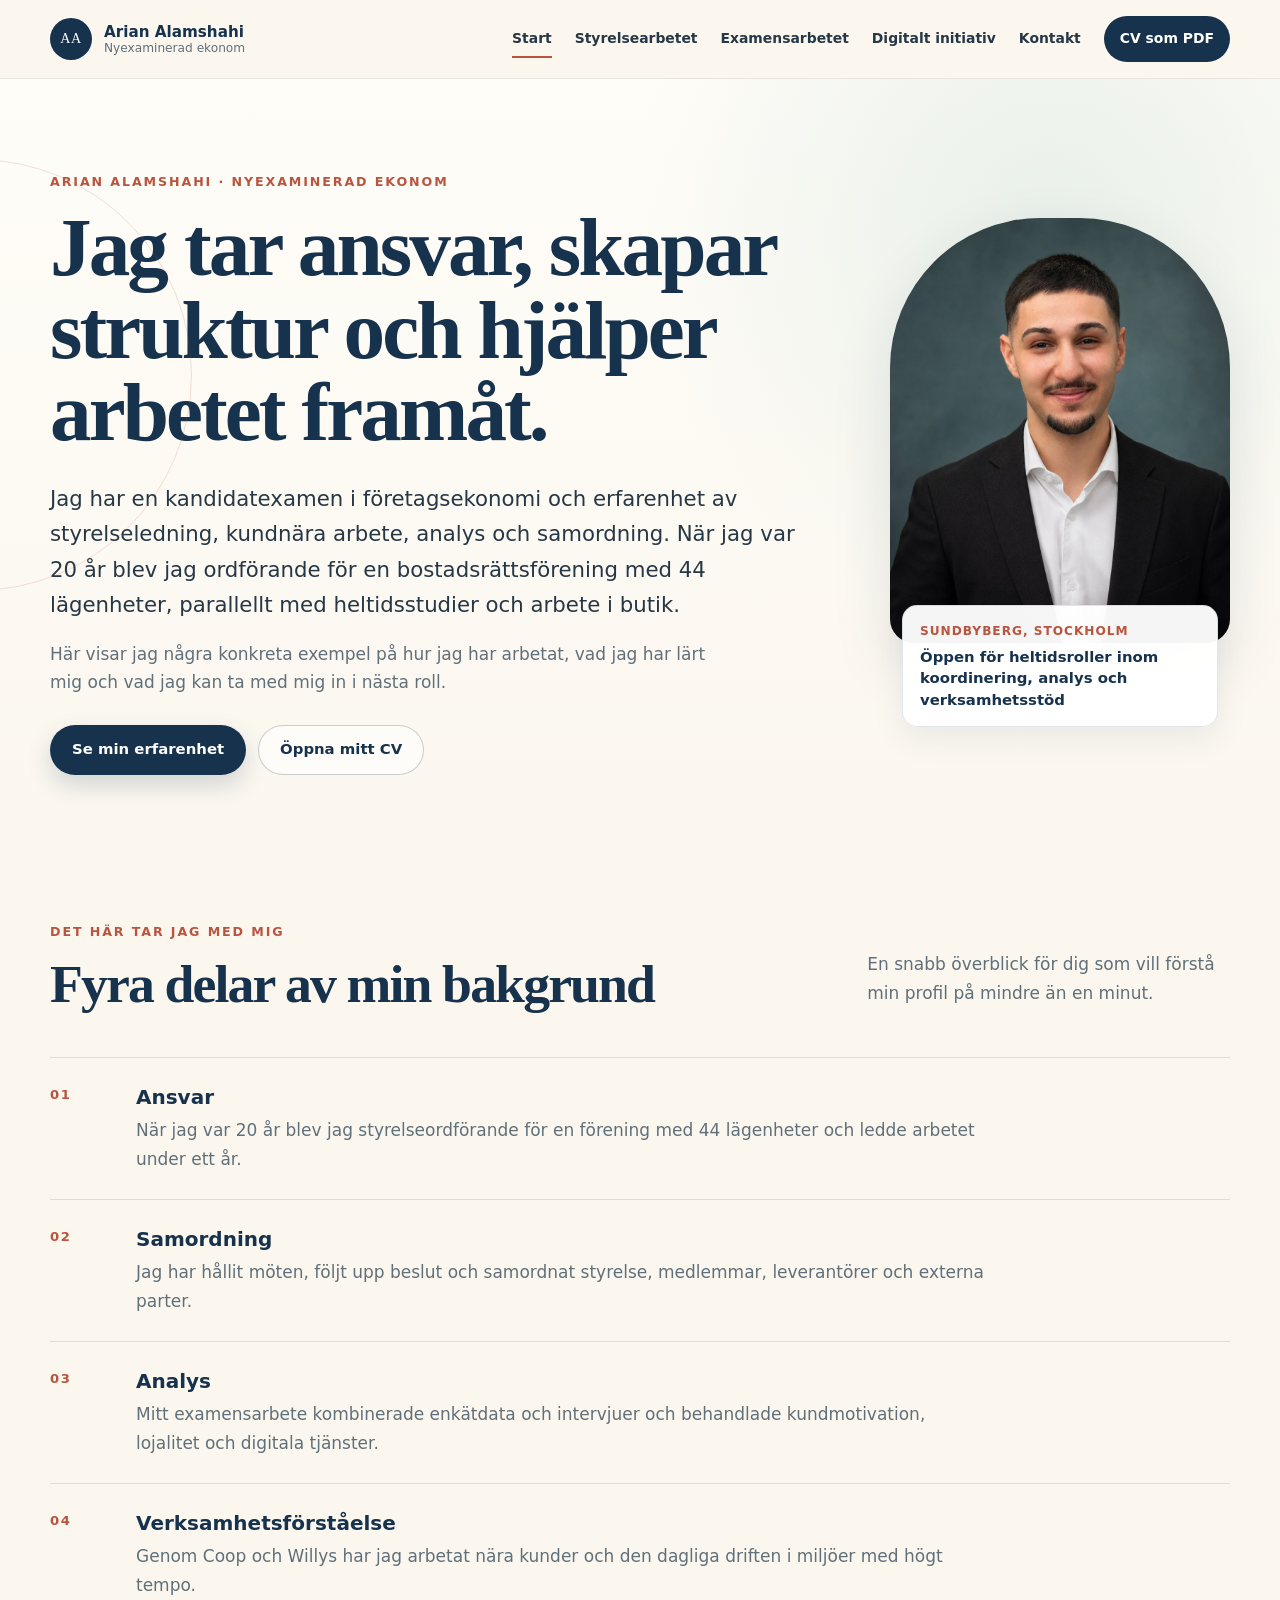
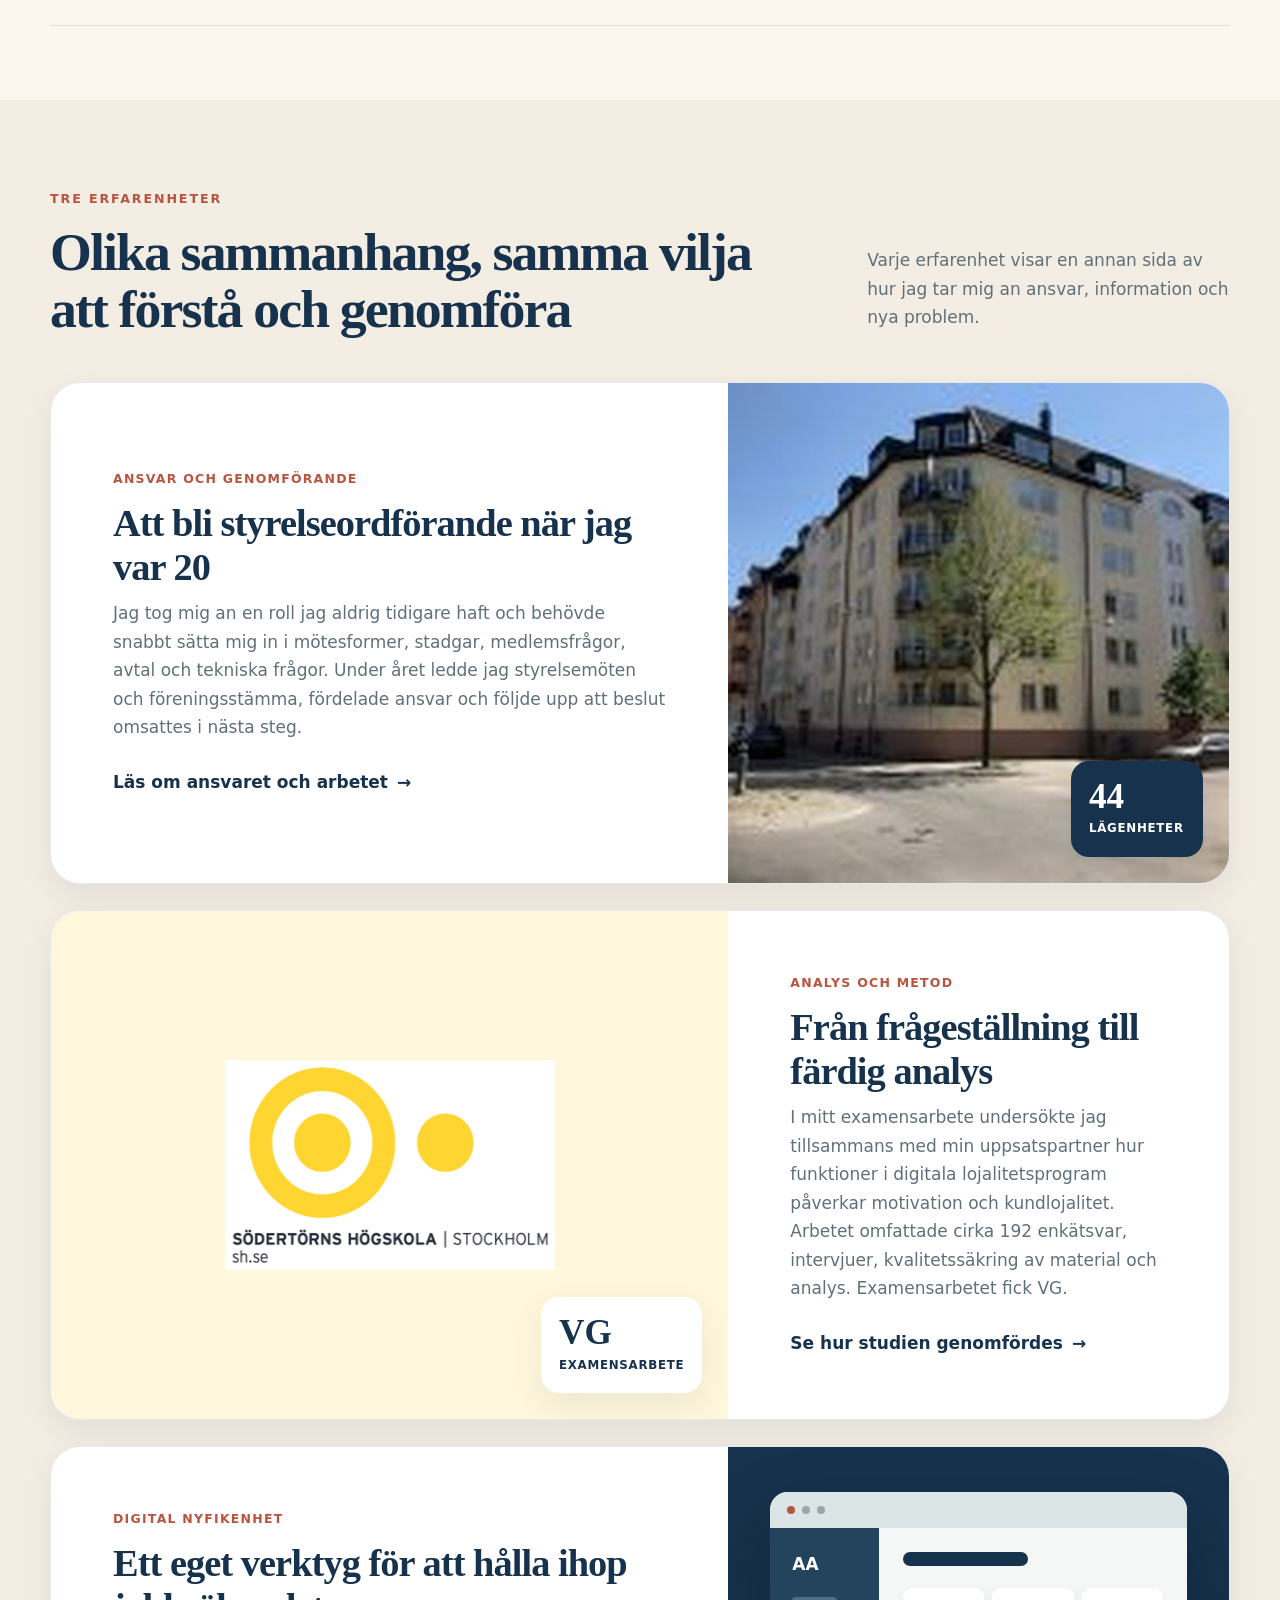
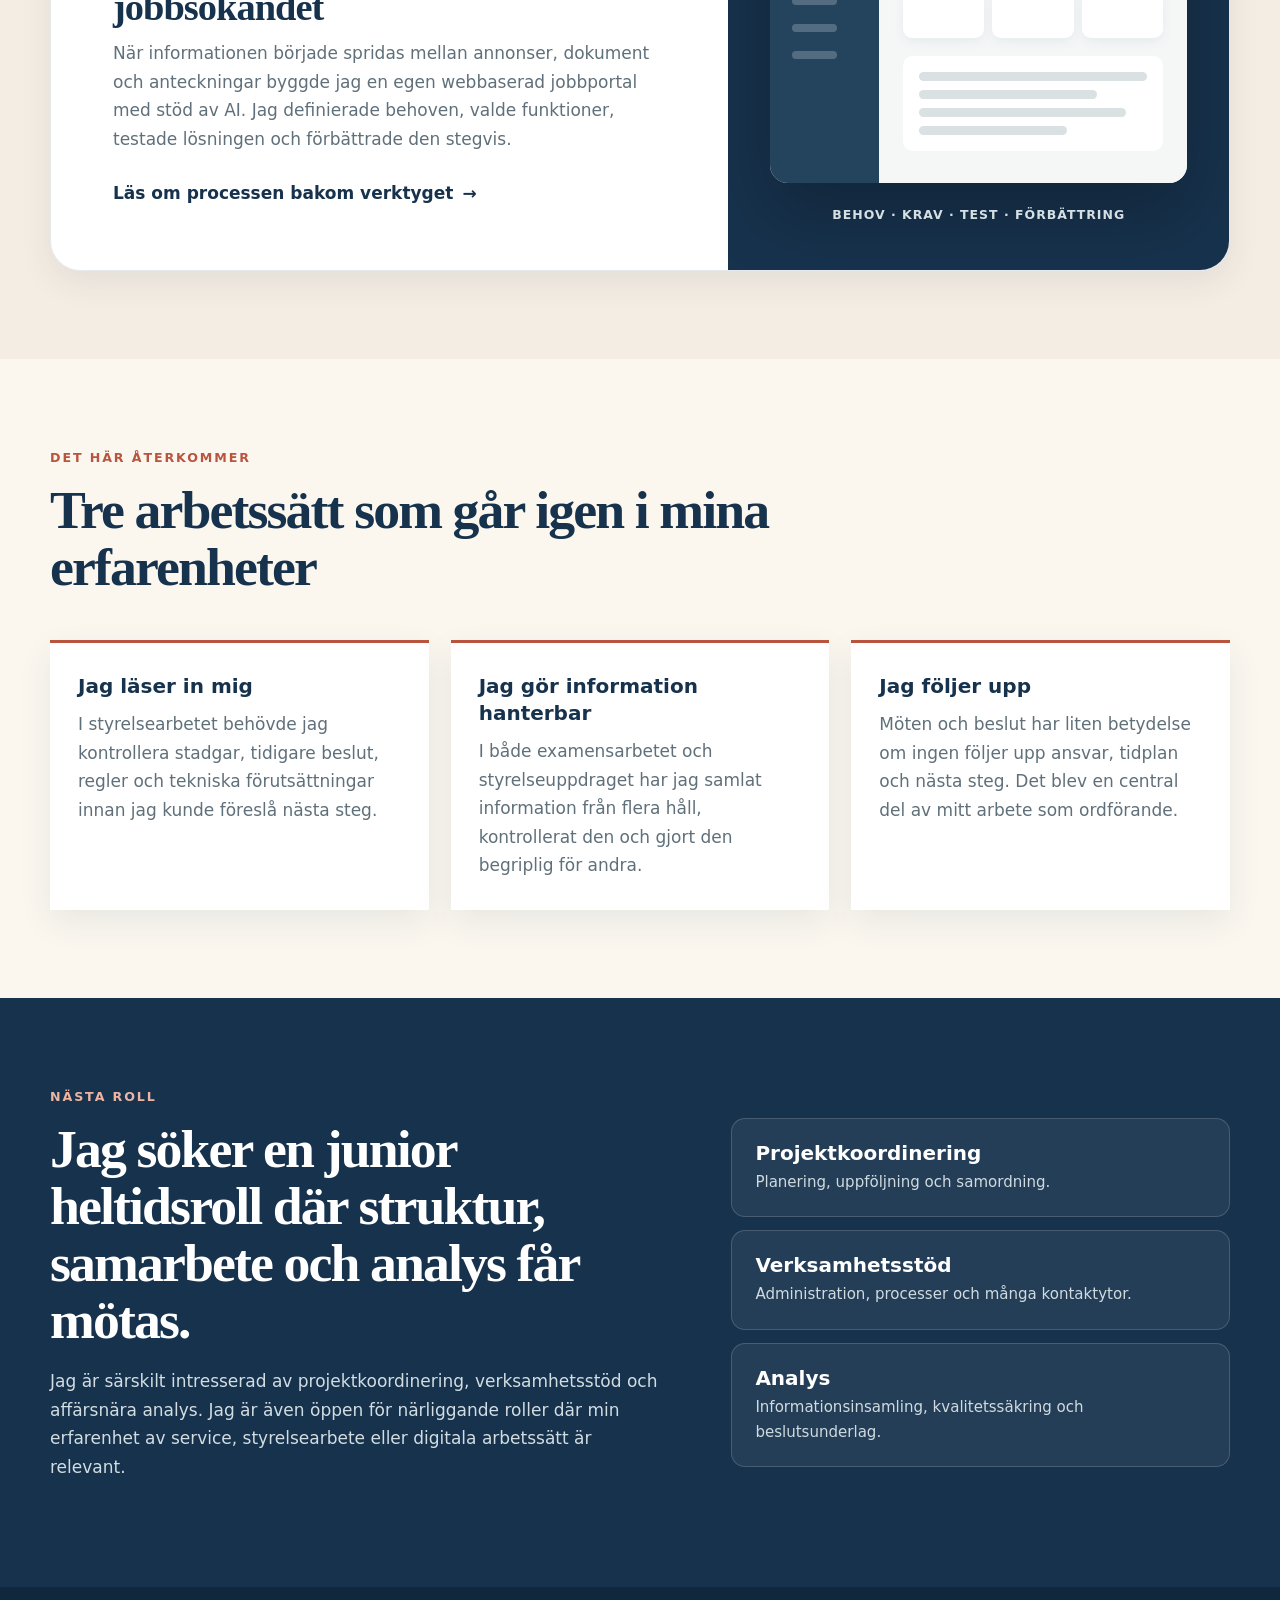
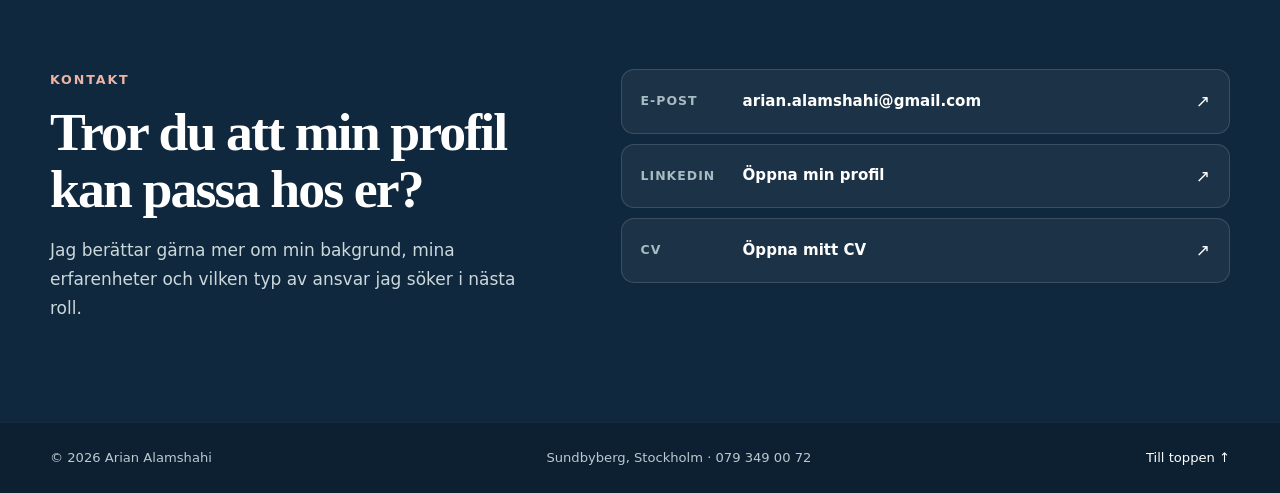
<file: index.html>
<!doctype html>
<html lang="sv">
<head>
  <meta charset="utf-8">
  <meta name="viewport" content="width=device-width, initial-scale=1">
  <meta name="theme-color" content="#17324d">
  <meta name="description" content="Arian Alamshahi är nyexaminerad ekonom med erfarenhet av styrelseledning, samordning, analys och kundnära arbete.">
  <link rel="canonical" href="https://arianalamshahi.github.io/arianacv/">
  <meta property="og:title" content="Arian Alamshahi | Nyexaminerad ekonom">
  <meta property="og:description" content="Erfarenheter, arbetsprover och CV inom ansvar, samordning och analys.">
  <meta property="og:type" content="website">
  <meta property="og:locale" content="sv_SE">
  <meta property="og:url" content="https://arianalamshahi.github.io/arianacv/">
  <meta property="og:image" content="https://arianalamshahi.github.io/arianacv/assets/og-image.png">
  <meta property="og:image:width" content="1200">
  <meta property="og:image:height" content="630">
  <meta name="twitter:card" content="summary_large_image">
  <title>Arian Alamshahi | Nyexaminerad ekonom</title>
  <link rel="icon" href="./assets/favicon.svg" type="image/svg+xml">
  <link rel="stylesheet" href="./styles.css">
  <script>document.documentElement.classList.add('js');</script>
  <script type="application/ld+json">
  {
    "@context": "https://schema.org",
    "@type": "Person",
    "name": "Arian Alamshahi",
    "jobTitle": "Nyexaminerad ekonom",
    "url": "https://arianalamshahi.github.io/arianacv/",
    "image": "https://arianalamshahi.github.io/arianacv/assets/arian-alamshahi.jpg",
    "address": {
      "@type": "PostalAddress",
      "addressLocality": "Sundbyberg",
      "addressRegion": "Stockholm",
      "addressCountry": "SE"
    },
    "email": "mailto:arian.alamshahi@gmail.com",
    "telephone": "+46793490072",
    "sameAs": ["https://www.linkedin.com/in/arian-alamshahi-92569528b/"]
  }
  </script>
</head>
<body data-page="start">
  <a class="skip-link" href="#main">Hoppa till innehållet</a>

  <header class="site-header" id="top">
    <div class="shell header-inner">
      <a class="brand" href="./index.html" aria-label="Arian Alamshahis startsida">
        <span class="brand-mark" aria-hidden="true">AA</span>
        <span class="brand-copy">
          <strong>Arian Alamshahi</strong>
          <small>Nyexaminerad ekonom</small>
        </span>
      </a>

      <button class="menu-button" id="menuButton" aria-expanded="false" aria-controls="mainNav">
        <span></span><span></span><span></span>
        <span class="sr-only">Öppna meny</span>
      </button>

      <nav class="main-nav" id="mainNav" aria-label="Huvudmeny">
        <a data-nav="start" href="./index.html">Start</a>
        <a data-nav="styrelse" href="./styrelsearbetet.html">Styrelsearbetet</a>
        <a data-nav="uppsats" href="./examensarbetet.html">Examensarbetet</a>
        <a data-nav="digitalt" href="./digitalt-initiativ.html">Digitalt initiativ</a>
        <a href="#kontakt">Kontakt</a>
        <a class="nav-cta" href="./Arian_Alamshahi_CV.pdf" target="_blank" rel="noopener">CV som PDF</a>
      </nav>
    </div>
  </header>

  <main id="main">
    <section class="hero">
      <div class="shell hero-grid">
        <div class="hero-copy reveal">
          <p class="kicker">Arian Alamshahi · Nyexaminerad ekonom</p>
          <h1>Jag tar ansvar, skapar struktur och hjälper arbetet framåt.</h1>
          <p class="hero-lead">
            Jag har en kandidatexamen i företagsekonomi och erfarenhet av styrelseledning, kundnära arbete, analys och samordning. När jag var 20 år blev jag ordförande för en bostadsrättsförening med 44 lägenheter, parallellt med heltidsstudier och arbete i butik.
          </p>
          <p class="hero-support">
            Här visar jag några konkreta exempel på hur jag har arbetat, vad jag har lärt mig och vad jag kan ta med mig in i nästa roll.
          </p>
          <div class="hero-actions">
            <a class="button primary" href="#erfarenheter">Se min erfarenhet</a>
            <a class="button secondary" href="./Arian_Alamshahi_CV.pdf" target="_blank" rel="noopener">Öppna mitt CV</a>
          </div>
        </div>

        <div class="portrait-panel reveal">
          <div class="portrait-frame">
            <img src="./assets/arian-alamshahi.jpg" width="960" height="1200" alt="Porträtt av Arian Alamshahi">
          </div>
          <div class="portrait-caption">
            <span>Sundbyberg, Stockholm</span>
            <strong>Öppen för heltidsroller inom koordinering, analys och verksamhetsstöd</strong>
          </div>
        </div>
      </div>
    </section>

    <section class="section compact-section" aria-labelledby="takes-heading">
      <div class="shell">
        <div class="section-heading reveal">
          <div>
            <p class="kicker">Det här tar jag med mig</p>
            <h2 id="takes-heading">Fyra delar av min bakgrund</h2>
          </div>
          <p>En snabb överblick för dig som vill förstå min profil på mindre än en minut.</p>
        </div>

        <div class="evidence-list">
          <article class="evidence-item reveal">
            <span>01</span>
            <div>
              <h3>Ansvar</h3>
              <p>När jag var 20 år blev jag styrelseordförande för en förening med 44 lägenheter och ledde arbetet under ett år.</p>
            </div>
          </article>
          <article class="evidence-item reveal">
            <span>02</span>
            <div>
              <h3>Samordning</h3>
              <p>Jag har hållit möten, följt upp beslut och samordnat styrelse, medlemmar, leverantörer och externa parter.</p>
            </div>
          </article>
          <article class="evidence-item reveal">
            <span>03</span>
            <div>
              <h3>Analys</h3>
              <p>Mitt examensarbete kombinerade enkätdata och intervjuer och behandlade kundmotivation, lojalitet och digitala tjänster.</p>
            </div>
          </article>
          <article class="evidence-item reveal">
            <span>04</span>
            <div>
              <h3>Verksamhetsförståelse</h3>
              <p>Genom Coop och Willys har jag arbetat nära kunder och den dagliga driften i miljöer med högt tempo.</p>
            </div>
          </article>
        </div>
      </div>
    </section>

    <section class="section warm-section" id="erfarenheter" aria-labelledby="experience-heading">
      <div class="shell">
        <div class="section-heading reveal">
          <div>
            <p class="kicker">Tre erfarenheter</p>
            <h2 id="experience-heading">Olika sammanhang, samma vilja att förstå och genomföra</h2>
          </div>
          <p>Varje erfarenhet visar en annan sida av hur jag tar mig an ansvar, information och nya problem.</p>
        </div>

        <div class="story-stack">
          <article class="story-card reveal">
            <div class="story-copy">
              <p class="story-label">Ansvar och genomförande</p>
              <h3>Att bli styrelseordförande när jag var 20</h3>
              <p>Jag tog mig an en roll jag aldrig tidigare haft och behövde snabbt sätta mig in i mötesformer, stadgar, medlemsfrågor, avtal och tekniska frågor. Under året ledde jag styrelsemöten och föreningsstämma, fördelade ansvar och följde upp att beslut omsattes i nästa steg.</p>
              <a class="arrow-link" href="./styrelsearbetet.html">Läs om ansvaret och arbetet <span aria-hidden="true">→</span></a>
            </div>
            <div class="story-media building-media">
              <img src="./assets/brf-stugan.jpg" width="700" height="700" alt="Fastigheten i föreningen där Arian var styrelseordförande">
              <div class="media-stat"><strong>44</strong><span>lägenheter</span></div>
            </div>
          </article>

          <article class="story-card reverse reveal">
            <div class="story-copy">
              <p class="story-label">Analys och metod</p>
              <h3>Från frågeställning till färdig analys</h3>
              <p>I mitt examensarbete undersökte jag tillsammans med min uppsatspartner hur funktioner i digitala lojalitetsprogram påverkar motivation och kundlojalitet. Arbetet omfattade cirka 192 enkätsvar, intervjuer, kvalitetssäkring av material och analys. Examensarbetet fick VG.</p>
              <a class="arrow-link" href="./examensarbetet.html">Se hur studien genomfördes <span aria-hidden="true">→</span></a>
            </div>
            <div class="story-media logo-media">
              <img src="./assets/sodertorn-logo.png" width="341" height="210" alt="Södertörns högskolas logotyp">
              <div class="media-stat light"><strong>VG</strong><span>examensarbete</span></div>
            </div>
          </article>

          <article class="story-card reveal">
            <div class="story-copy">
              <p class="story-label">Digital nyfikenhet</p>
              <h3>Ett eget verktyg för att hålla ihop jobbsökandet</h3>
              <p>När informationen började spridas mellan annonser, dokument och anteckningar byggde jag en egen webbaserad jobbportal med stöd av AI. Jag definierade behoven, valde funktioner, testade lösningen och förbättrade den stegvis.</p>
              <a class="arrow-link" href="./digitalt-initiativ.html">Läs om processen bakom verktyget <span aria-hidden="true">→</span></a>
            </div>
            <div class="story-media portal-media" aria-hidden="true">
              <div class="portal-window">
                <div class="portal-top"><i></i><i></i><i></i></div>
                <div class="portal-layout">
                  <div class="portal-nav"><b>AA</b><span></span><span></span><span></span></div>
                  <div class="portal-content"><strong></strong><div class="portal-kpis"><i></i><i></i><i></i></div><div class="portal-lines"><span></span><span></span><span></span><span></span></div></div>
                </div>
              </div>
              <p>Behov · krav · test · förbättring</p>
            </div>
          </article>
        </div>
      </div>
    </section>

    <section class="section" aria-labelledby="pattern-heading">
      <div class="shell">
        <div class="section-heading reveal">
          <div>
            <p class="kicker">Det här återkommer</p>
            <h2 id="pattern-heading">Tre arbetssätt som går igen i mina erfarenheter</h2>
          </div>
        </div>

        <div class="principle-grid">
          <article class="principle reveal">
            <h3>Jag läser in mig</h3>
            <p>I styrelsearbetet behövde jag kontrollera stadgar, tidigare beslut, regler och tekniska förutsättningar innan jag kunde föreslå nästa steg.</p>
          </article>
          <article class="principle reveal">
            <h3>Jag gör information hanterbar</h3>
            <p>I både examensarbetet och styrelseuppdraget har jag samlat information från flera håll, kontrollerat den och gjort den begriplig för andra.</p>
          </article>
          <article class="principle reveal">
            <h3>Jag följer upp</h3>
            <p>Möten och beslut har liten betydelse om ingen följer upp ansvar, tidplan och nästa steg. Det blev en central del av mitt arbete som ordförande.</p>
          </article>
        </div>
      </div>
    </section>

    <section class="section next-role-section" aria-labelledby="role-heading">
      <div class="shell next-role-grid">
        <div class="next-role-copy reveal">
          <p class="kicker light">Nästa roll</p>
          <h2 id="role-heading">Jag söker en junior heltidsroll där struktur, samarbete och analys får mötas.</h2>
          <p>Jag är särskilt intresserad av projektkoordinering, verksamhetsstöd och affärsnära analys. Jag är även öppen för närliggande roller där min erfarenhet av service, styrelsearbete eller digitala arbetssätt är relevant.</p>
        </div>
        <div class="role-list reveal">
          <article>
            <h3>Projektkoordinering</h3>
            <p>Planering, uppföljning och samordning.</p>
          </article>
          <article>
            <h3>Verksamhetsstöd</h3>
            <p>Administration, processer och många kontaktytor.</p>
          </article>
          <article>
            <h3>Analys</h3>
            <p>Informationsinsamling, kvalitetssäkring och beslutsunderlag.</p>
          </article>
        </div>
      </div>
    </section>

    <section class="contact-section" id="kontakt" aria-labelledby="contact-heading">
      <div class="shell contact-grid">
        <div class="reveal">
          <p class="kicker light">Kontakt</p>
          <h2 id="contact-heading">Tror du att min profil kan passa hos er?</h2>
          <p>Jag berättar gärna mer om min bakgrund, mina erfarenheter och vilken typ av ansvar jag söker i nästa roll.</p>
        </div>
        <div class="contact-actions reveal">
          <a href="mailto:arian.alamshahi@gmail.com">
            <span>E-post</span>
            <strong>arian.alamshahi@gmail.com</strong>
            <i aria-hidden="true">↗</i>
          </a>
          <a href="https://www.linkedin.com/in/arian-alamshahi-92569528b/" target="_blank" rel="noopener">
            <span>LinkedIn</span>
            <strong>Öppna min profil</strong>
            <i aria-hidden="true">↗</i>
          </a>
          <a href="./Arian_Alamshahi_CV.pdf" target="_blank" rel="noopener">
            <span>CV</span>
            <strong>Öppna mitt CV</strong>
            <i aria-hidden="true">↗</i>
          </a>
        </div>
      </div>
    </section>
  </main>

  <footer class="site-footer">
    <div class="shell footer-inner">
      <span>© <span id="year"></span> Arian Alamshahi</span>
      <span>Sundbyberg, Stockholm · 079 349 00 72</span>
      <a href="#top">Till toppen ↑</a>
    </div>
  </footer>

  <script src="./script.js"></script>
</body>
</html>
</file>
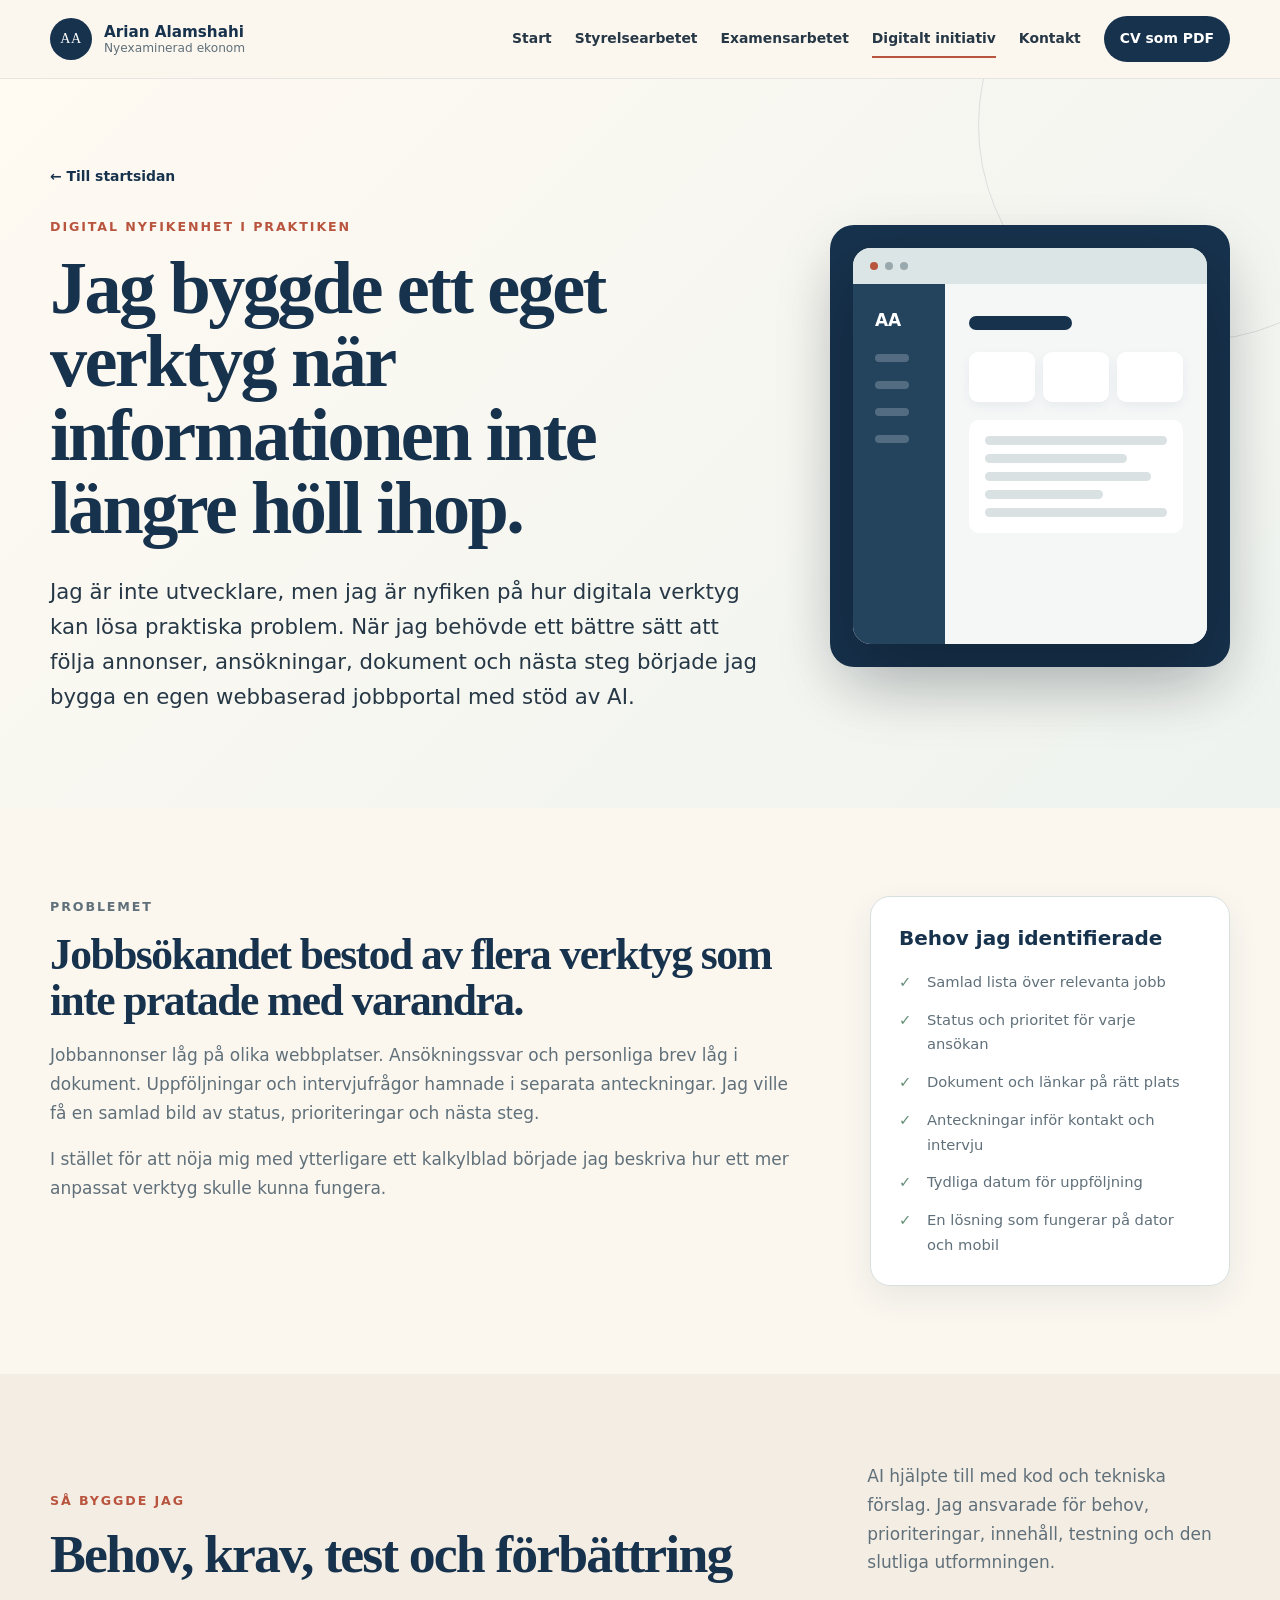
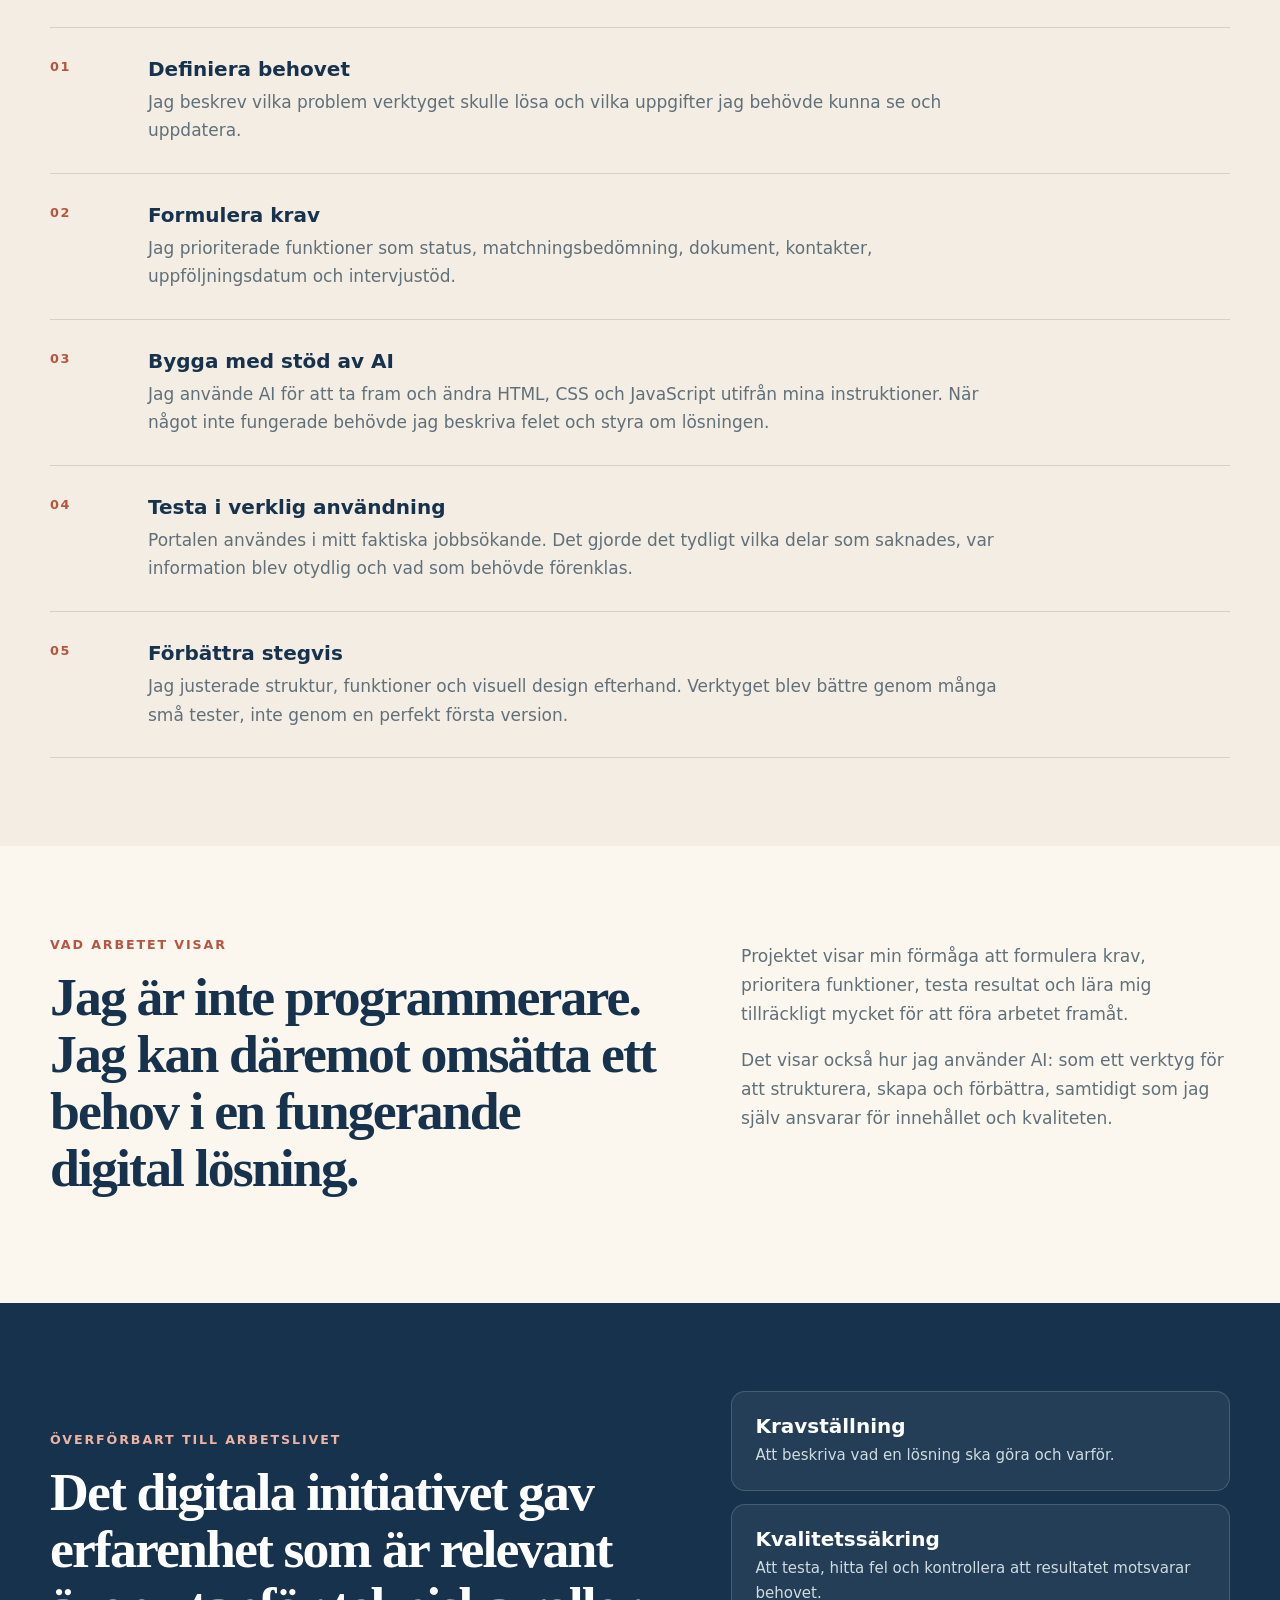
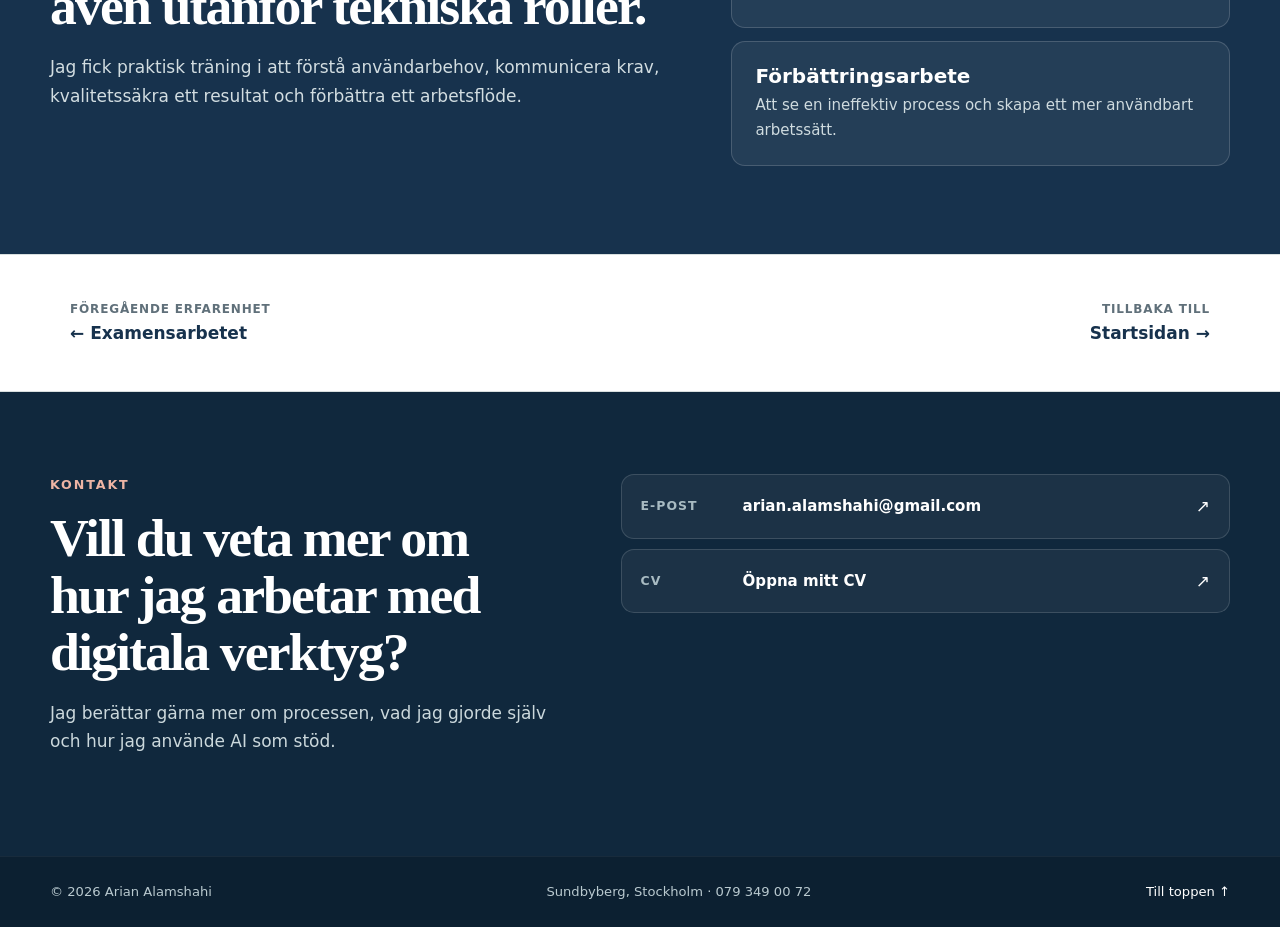
<file: digitalt-initiativ.html>
<!doctype html>
<html lang="sv">
<head>
  <meta charset="utf-8">
  <meta name="viewport" content="width=device-width, initial-scale=1">
  <meta name="theme-color" content="#17324d">
  <meta name="description" content="Arian Alamshahi om hur han byggde en egen webbaserad jobbportal med stöd av AI.">
  <link rel="canonical" href="https://arianalamshahi.github.io/arianacv/digitalt-initiativ.html">
  <meta property="og:title" content="Digitalt initiativ | Arian Alamshahi">
  <meta property="og:description" content="Ett eget verktyg för att hålla ihop jobbsökandet, byggt genom behov, krav, test och förbättring.">
  <meta property="og:type" content="article">
  <meta property="og:locale" content="sv_SE">
  <meta property="og:url" content="https://arianalamshahi.github.io/arianacv/digitalt-initiativ.html">
  <meta property="og:image" content="https://arianalamshahi.github.io/arianacv/assets/og-digitalt.png">
  <meta name="twitter:card" content="summary_large_image">
  <title>Digitalt initiativ | Arian Alamshahi</title>
  <link rel="icon" href="./assets/favicon.svg" type="image/svg+xml">
  <link rel="stylesheet" href="./styles.css">
  <script>document.documentElement.classList.add('js');</script>
</head>
<body data-page="digitalt">
  <a class="skip-link" href="#main">Hoppa till innehållet</a>
  <header class="site-header" id="top"><div class="shell header-inner"><a class="brand" href="./index.html" aria-label="Arian Alamshahis startsida"><span class="brand-mark" aria-hidden="true">AA</span><span class="brand-copy"><strong>Arian Alamshahi</strong><small>Nyexaminerad ekonom</small></span></a><button class="menu-button" id="menuButton" aria-expanded="false" aria-controls="mainNav"><span></span><span></span><span></span><span class="sr-only">Öppna meny</span></button><nav class="main-nav" id="mainNav" aria-label="Huvudmeny"><a data-nav="start" href="./index.html">Start</a><a data-nav="styrelse" href="./styrelsearbetet.html">Styrelsearbetet</a><a data-nav="uppsats" href="./examensarbetet.html">Examensarbetet</a><a data-nav="digitalt" href="./digitalt-initiativ.html">Digitalt initiativ</a><a href="#kontakt">Kontakt</a><a class="nav-cta" href="./Arian_Alamshahi_CV.pdf" target="_blank" rel="noopener">CV som PDF</a></nav></div></header>

  <main id="main">
    <section class="subpage-hero digital-hero">
      <div class="shell subpage-grid">
        <div class="reveal"><a class="back-link" href="./index.html">← Till startsidan</a><p class="kicker">Digital nyfikenhet i praktiken</p><h1>Jag byggde ett eget verktyg när informationen inte längre höll ihop.</h1><p class="hero-lead">Jag är inte utvecklare, men jag är nyfiken på hur digitala verktyg kan lösa praktiska problem. När jag behövde ett bättre sätt att följa annonser, ansökningar, dokument och nästa steg började jag bygga en egen webbaserad jobbportal med stöd av AI.</p></div>
        <aside class="subpage-aside portal-aside reveal" aria-label="Illustration av jobbportalen"><div class="portal-window large"><div class="portal-top"><i></i><i></i><i></i></div><div class="portal-layout"><div class="portal-nav"><b>AA</b><span></span><span></span><span></span><span></span></div><div class="portal-content"><strong></strong><div class="portal-kpis"><i></i><i></i><i></i></div><div class="portal-lines"><span></span><span></span><span></span><span></span><span></span></div></div></div></div></aside>
      </div>
    </section>

    <section class="section" aria-labelledby="problem-heading"><div class="shell article-grid"><article class="article-main reveal"><p class="kicker">Problemet</p><h2 id="problem-heading">Jobbsökandet bestod av flera verktyg som inte pratade med varandra.</h2><p>Jobbannonser låg på olika webbplatser. Ansökningssvar och personliga brev låg i dokument. Uppföljningar och intervjufrågor hamnade i separata anteckningar. Jag ville få en samlad bild av status, prioriteringar och nästa steg.</p><p>I stället för att nöja mig med ytterligare ett kalkylblad började jag beskriva hur ett mer anpassat verktyg skulle kunna fungera.</p></article><aside class="article-side reveal"><h3>Behov jag identifierade</h3><ul class="check-list"><li>Samlad lista över relevanta jobb</li><li>Status och prioritet för varje ansökan</li><li>Dokument och länkar på rätt plats</li><li>Anteckningar inför kontakt och intervju</li><li>Tydliga datum för uppföljning</li><li>En lösning som fungerar på dator och mobil</li></ul></aside></div></section>

    <section class="section warm-section" aria-labelledby="build-heading"><div class="shell"><div class="section-heading reveal"><div><p class="kicker">Så byggde jag</p><h2 id="build-heading">Behov, krav, test och förbättring</h2></div><p>AI hjälpte till med kod och tekniska förslag. Jag ansvarade för behov, prioriteringar, innehåll, testning och den slutliga utformningen.</p></div><ol class="process-list"><li class="process-step reveal"><span>01</span><div><h3>Definiera behovet</h3><p>Jag beskrev vilka problem verktyget skulle lösa och vilka uppgifter jag behövde kunna se och uppdatera.</p></div></li><li class="process-step reveal"><span>02</span><div><h3>Formulera krav</h3><p>Jag prioriterade funktioner som status, matchningsbedömning, dokument, kontakter, uppföljningsdatum och intervjustöd.</p></div></li><li class="process-step reveal"><span>03</span><div><h3>Bygga med stöd av AI</h3><p>Jag använde AI för att ta fram och ändra HTML, CSS och JavaScript utifrån mina instruktioner. När något inte fungerade behövde jag beskriva felet och styra om lösningen.</p></div></li><li class="process-step reveal"><span>04</span><div><h3>Testa i verklig användning</h3><p>Portalen användes i mitt faktiska jobbsökande. Det gjorde det tydligt vilka delar som saknades, var information blev otydlig och vad som behövde förenklas.</p></div></li><li class="process-step reveal"><span>05</span><div><h3>Förbättra stegvis</h3><p>Jag justerade struktur, funktioner och visuell design efterhand. Verktyget blev bättre genom många små tester, inte genom en perfekt första version.</p></div></li></ol></div></section>

    <section class="section" aria-labelledby="honesty-heading"><div class="shell insight-grid"><div class="reveal"><p class="kicker">Vad arbetet visar</p><h2 id="honesty-heading">Jag är inte programmerare. Jag kan däremot omsätta ett behov i en fungerande digital lösning.</h2></div><div class="insight-copy reveal"><p>Projektet visar min förmåga att formulera krav, prioritera funktioner, testa resultat och lära mig tillräckligt mycket för att föra arbetet framåt.</p><p>Det visar också hur jag använder AI: som ett verktyg för att strukturera, skapa och förbättra, samtidigt som jag själv ansvarar för innehållet och kvaliteten.</p></div></div></section>

    <section class="section next-role-section" aria-labelledby="transfer-heading"><div class="shell next-role-grid"><div class="next-role-copy reveal"><p class="kicker light">Överförbart till arbetslivet</p><h2 id="transfer-heading">Det digitala initiativet gav erfarenhet som är relevant även utanför tekniska roller.</h2><p>Jag fick praktisk träning i att förstå användarbehov, kommunicera krav, kvalitetssäkra ett resultat och förbättra ett arbetsflöde.</p></div><div class="role-list reveal"><article><h3>Kravställning</h3><p>Att beskriva vad en lösning ska göra och varför.</p></article><article><h3>Kvalitetssäkring</h3><p>Att testa, hitta fel och kontrollera att resultatet motsvarar behovet.</p></article><article><h3>Förbättringsarbete</h3><p>Att se en ineffektiv process och skapa ett mer användbart arbetssätt.</p></article></div></div></section>

    <nav class="chapter-nav" aria-label="Navigering mellan erfarenheter"><div class="shell"><a href="./examensarbetet.html"><span>Föregående erfarenhet</span><strong>← Examensarbetet</strong></a><a class="next" href="./index.html"><span>Tillbaka till</span><strong>Startsidan →</strong></a></div></nav>

    <section class="contact-section" id="kontakt"><div class="shell contact-grid"><div><p class="kicker light">Kontakt</p><h2>Vill du veta mer om hur jag arbetar med digitala verktyg?</h2><p>Jag berättar gärna mer om processen, vad jag gjorde själv och hur jag använde AI som stöd.</p></div><div class="contact-actions"><a href="mailto:arian.alamshahi@gmail.com"><span>E-post</span><strong>arian.alamshahi@gmail.com</strong><i aria-hidden="true">↗</i></a><a href="./Arian_Alamshahi_CV.pdf" target="_blank" rel="noopener"><span>CV</span><strong>Öppna mitt CV</strong><i aria-hidden="true">↗</i></a></div></div></section>
  </main>
  <footer class="site-footer"><div class="shell footer-inner"><span>© <span id="year"></span> Arian Alamshahi</span><span>Sundbyberg, Stockholm · 079 349 00 72</span><a href="#top">Till toppen ↑</a></div></footer>
  <script src="./script.js"></script>
</body>
</html>
</file>
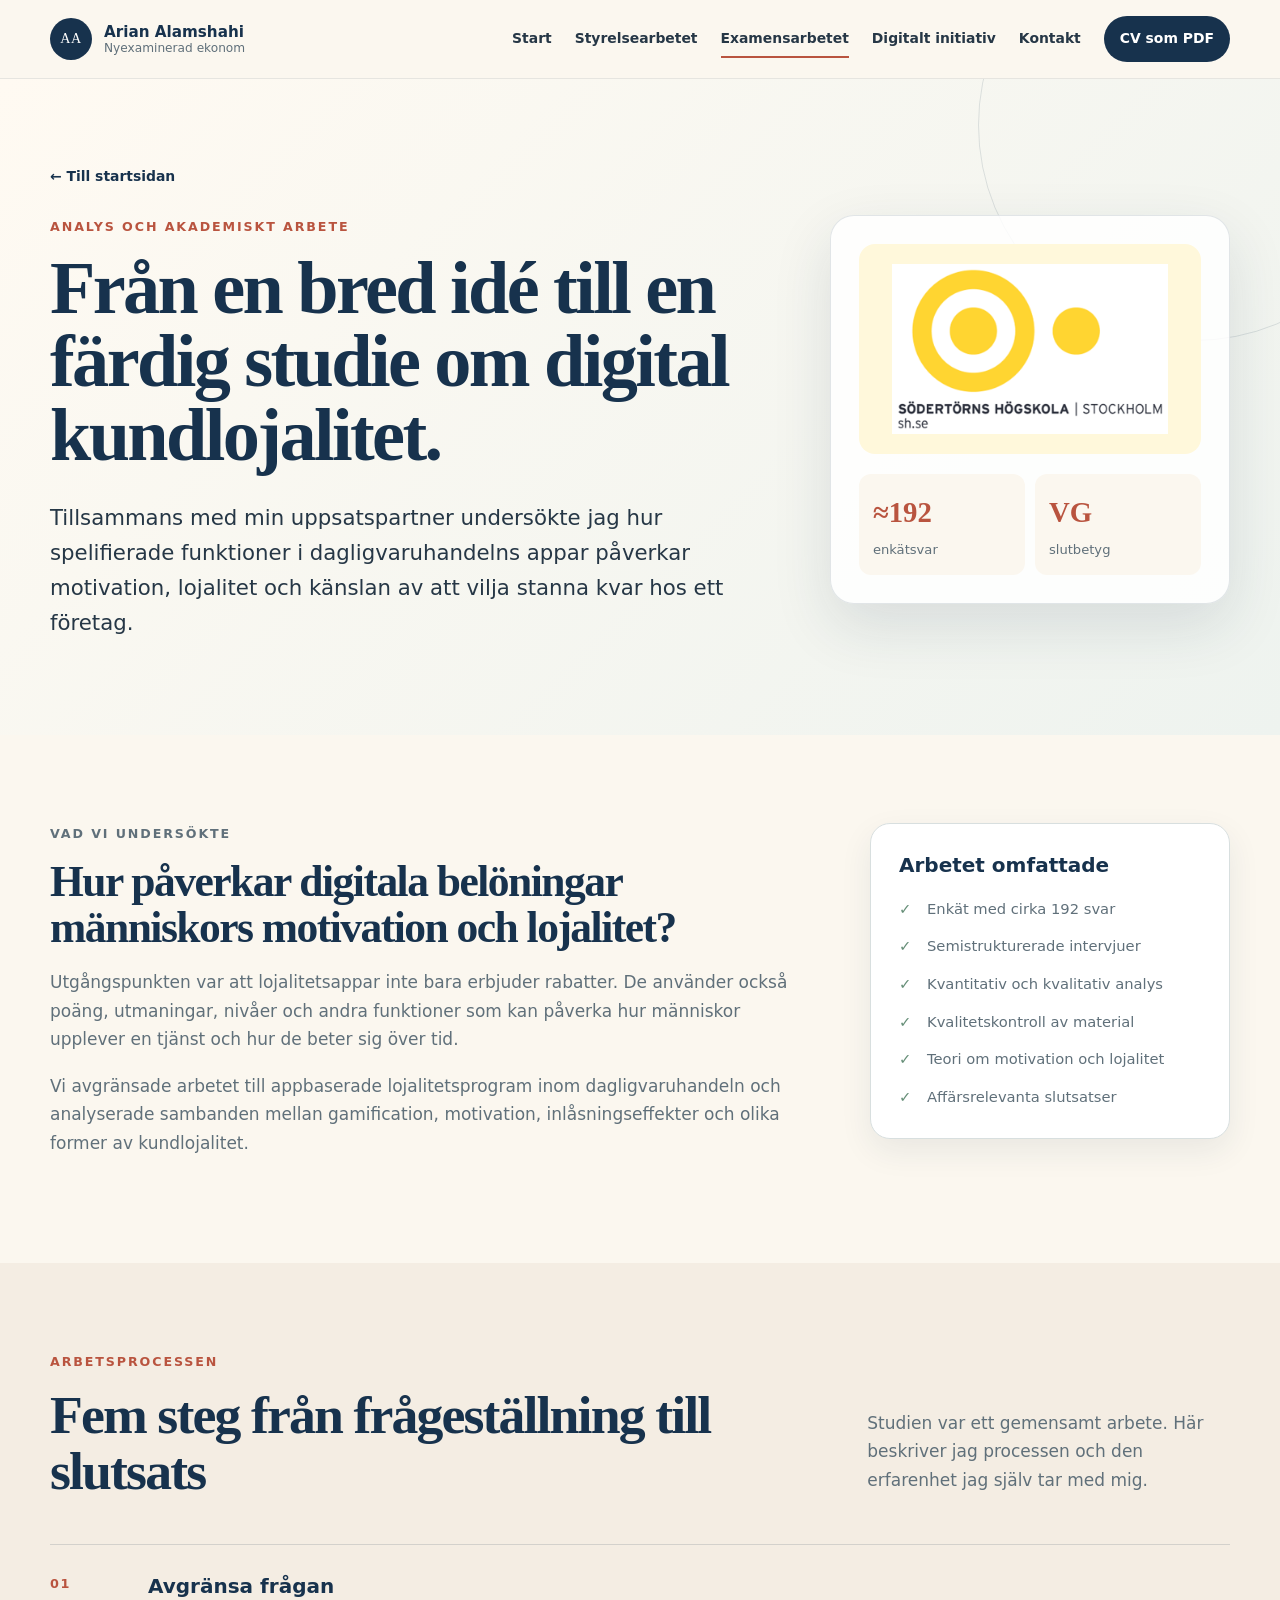
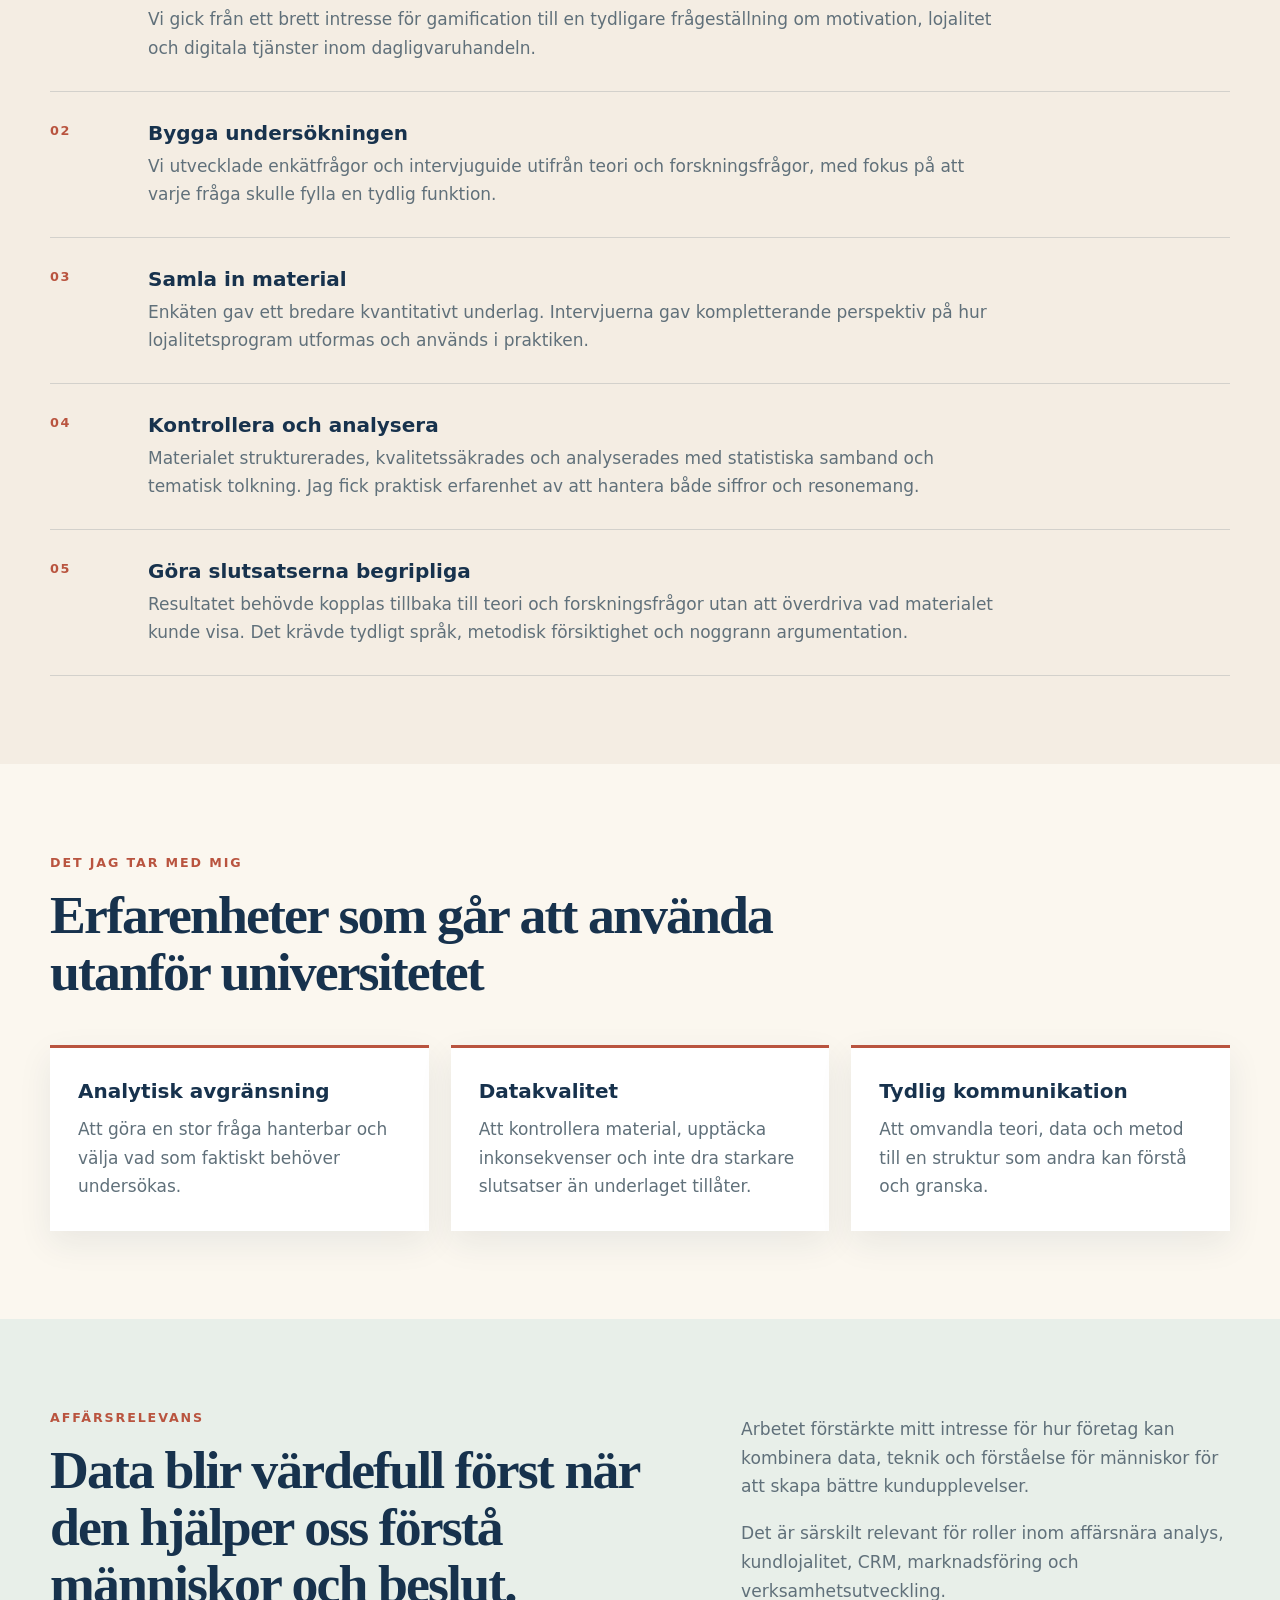
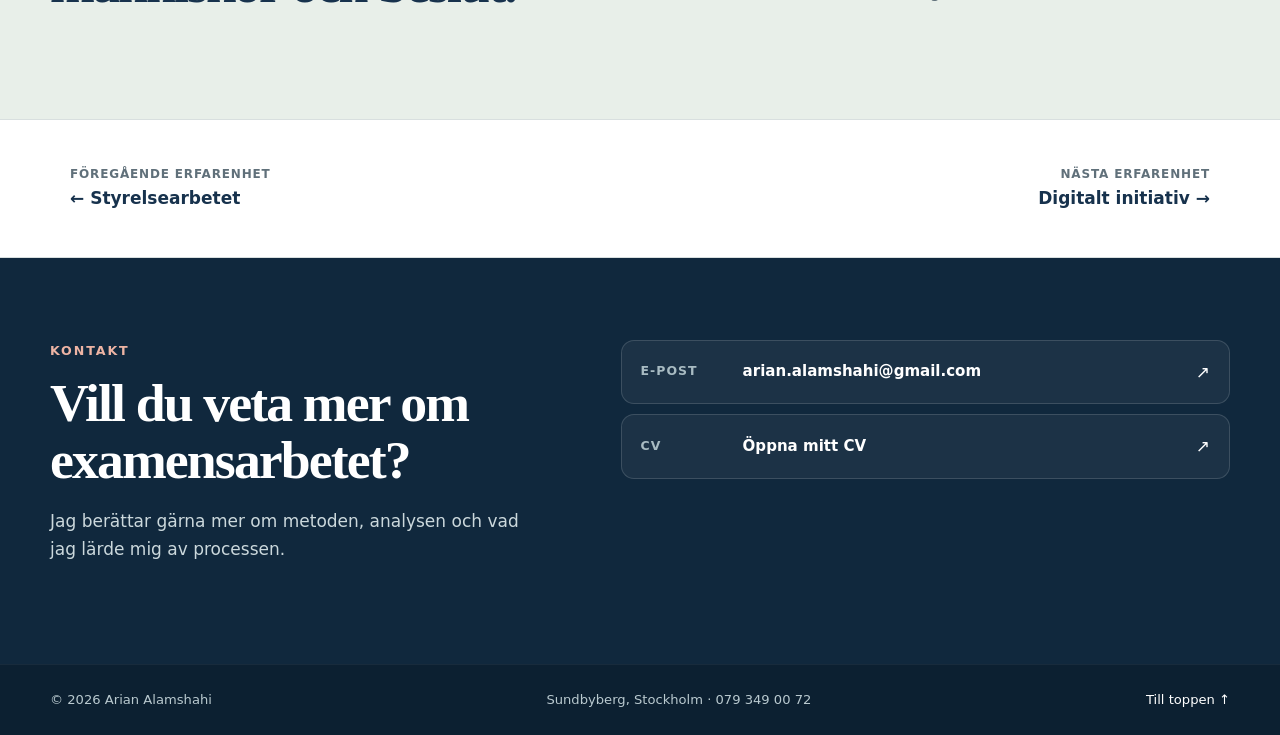
<file: examensarbetet.html>
<!doctype html>
<html lang="sv">
<head>
  <meta charset="utf-8">
  <meta name="viewport" content="width=device-width, initial-scale=1">
  <meta name="theme-color" content="#17324d">
  <meta name="description" content="Arian Alamshahi om processen bakom ett examensarbete om gamification, motivation och kundlojalitet.">
  <link rel="canonical" href="https://arianalamshahi.github.io/arianacv/examensarbetet.html">
  <meta property="og:title" content="Examensarbetet | Arian Alamshahi">
  <meta property="og:description" content="Från frågeställning till färdig analys med cirka 192 enkätsvar, intervjuer och betyget VG.">
  <meta property="og:type" content="article">
  <meta property="og:locale" content="sv_SE">
  <meta property="og:url" content="https://arianalamshahi.github.io/arianacv/examensarbetet.html">
  <meta property="og:image" content="https://arianalamshahi.github.io/arianacv/assets/og-examensarbete.png">
  <meta name="twitter:card" content="summary_large_image">
  <title>Examensarbetet | Arian Alamshahi</title>
  <link rel="icon" href="./assets/favicon.svg" type="image/svg+xml">
  <link rel="stylesheet" href="./styles.css">
  <script>document.documentElement.classList.add('js');</script>
</head>
<body data-page="uppsats">
  <a class="skip-link" href="#main">Hoppa till innehållet</a>
  <header class="site-header" id="top">
    <div class="shell header-inner">
      <a class="brand" href="./index.html" aria-label="Arian Alamshahis startsida"><span class="brand-mark" aria-hidden="true">AA</span><span class="brand-copy"><strong>Arian Alamshahi</strong><small>Nyexaminerad ekonom</small></span></a>
      <button class="menu-button" id="menuButton" aria-expanded="false" aria-controls="mainNav"><span></span><span></span><span></span><span class="sr-only">Öppna meny</span></button>
      <nav class="main-nav" id="mainNav" aria-label="Huvudmeny">
        <a data-nav="start" href="./index.html">Start</a><a data-nav="styrelse" href="./styrelsearbetet.html">Styrelsearbetet</a><a data-nav="uppsats" href="./examensarbetet.html">Examensarbetet</a><a data-nav="digitalt" href="./digitalt-initiativ.html">Digitalt initiativ</a><a href="#kontakt">Kontakt</a><a class="nav-cta" href="./Arian_Alamshahi_CV.pdf" target="_blank" rel="noopener">CV som PDF</a>
      </nav>
    </div>
  </header>

  <main id="main">
    <section class="subpage-hero thesis-hero">
      <div class="shell subpage-grid">
        <div class="reveal">
          <a class="back-link" href="./index.html">← Till startsidan</a>
          <p class="kicker">Analys och akademiskt arbete</p>
          <h1>Från en bred idé till en färdig studie om digital kundlojalitet.</h1>
          <p class="hero-lead">Tillsammans med min uppsatspartner undersökte jag hur spelifierade funktioner i dagligvaruhandelns appar påverkar motivation, lojalitet och känslan av att vilja stanna kvar hos ett företag.</p>
        </div>
        <aside class="subpage-aside logo-aside reveal">
          <img src="./assets/sodertorn-logo.png" width="341" height="210" alt="Södertörns högskolas logotyp">
          <div class="aside-metrics"><span><strong>≈192</strong> enkätsvar</span><span><strong>VG</strong> slutbetyg</span></div>
        </aside>
      </div>
    </section>

    <section class="section" aria-labelledby="question-heading">
      <div class="shell article-grid">
        <article class="article-main reveal">
          <p class="kicker">Vad vi undersökte</p>
          <h2 id="question-heading">Hur påverkar digitala belöningar människors motivation och lojalitet?</h2>
          <p>Utgångspunkten var att lojalitetsappar inte bara erbjuder rabatter. De använder också poäng, utmaningar, nivåer och andra funktioner som kan påverka hur människor upplever en tjänst och hur de beter sig över tid.</p>
          <p>Vi avgränsade arbetet till appbaserade lojalitetsprogram inom dagligvaruhandeln och analyserade sambanden mellan gamification, motivation, inlåsningseffekter och olika former av kundlojalitet.</p>
        </article>
        <aside class="article-side reveal"><h3>Arbetet omfattade</h3><ul class="check-list"><li>Enkät med cirka 192 svar</li><li>Semistrukturerade intervjuer</li><li>Kvantitativ och kvalitativ analys</li><li>Kvalitetskontroll av material</li><li>Teori om motivation och lojalitet</li><li>Affärsrelevanta slutsatser</li></ul></aside>
      </div>
    </section>

    <section class="section warm-section" aria-labelledby="process-heading">
      <div class="shell">
        <div class="section-heading reveal"><div><p class="kicker">Arbetsprocessen</p><h2 id="process-heading">Fem steg från frågeställning till slutsats</h2></div><p>Studien var ett gemensamt arbete. Här beskriver jag processen och den erfarenhet jag själv tar med mig.</p></div>
        <ol class="process-list">
          <li class="process-step reveal"><span>01</span><div><h3>Avgränsa frågan</h3><p>Vi gick från ett brett intresse för gamification till en tydligare frågeställning om motivation, lojalitet och digitala tjänster inom dagligvaruhandeln.</p></div></li>
          <li class="process-step reveal"><span>02</span><div><h3>Bygga undersökningen</h3><p>Vi utvecklade enkätfrågor och intervjuguide utifrån teori och forskningsfrågor, med fokus på att varje fråga skulle fylla en tydlig funktion.</p></div></li>
          <li class="process-step reveal"><span>03</span><div><h3>Samla in material</h3><p>Enkäten gav ett bredare kvantitativt underlag. Intervjuerna gav kompletterande perspektiv på hur lojalitetsprogram utformas och används i praktiken.</p></div></li>
          <li class="process-step reveal"><span>04</span><div><h3>Kontrollera och analysera</h3><p>Materialet strukturerades, kvalitetssäkrades och analyserades med statistiska samband och tematisk tolkning. Jag fick praktisk erfarenhet av att hantera både siffror och resonemang.</p></div></li>
          <li class="process-step reveal"><span>05</span><div><h3>Göra slutsatserna begripliga</h3><p>Resultatet behövde kopplas tillbaka till teori och forskningsfrågor utan att överdriva vad materialet kunde visa. Det krävde tydligt språk, metodisk försiktighet och noggrann argumentation.</p></div></li>
        </ol>
      </div>
    </section>

    <section class="section" aria-labelledby="skills-heading">
      <div class="shell">
        <div class="section-heading reveal"><div><p class="kicker">Det jag tar med mig</p><h2 id="skills-heading">Erfarenheter som går att använda utanför universitetet</h2></div></div>
        <div class="principle-grid">
          <article class="principle reveal"><h3>Analytisk avgränsning</h3><p>Att göra en stor fråga hanterbar och välja vad som faktiskt behöver undersökas.</p></article>
          <article class="principle reveal"><h3>Datakvalitet</h3><p>Att kontrollera material, upptäcka inkonsekvenser och inte dra starkare slutsatser än underlaget tillåter.</p></article>
          <article class="principle reveal"><h3>Tydlig kommunikation</h3><p>Att omvandla teori, data och metod till en struktur som andra kan förstå och granska.</p></article>
        </div>
      </div>
    </section>

    <section class="section insight-section" aria-labelledby="relevance-heading">
      <div class="shell insight-grid">
        <div class="reveal"><p class="kicker">Affärsrelevans</p><h2 id="relevance-heading">Data blir värdefull först när den hjälper oss förstå människor och beslut.</h2></div>
        <div class="insight-copy reveal"><p>Arbetet förstärkte mitt intresse för hur företag kan kombinera data, teknik och förståelse för människor för att skapa bättre kundupplevelser.</p><p>Det är särskilt relevant för roller inom affärsnära analys, kundlojalitet, CRM, marknadsföring och verksamhetsutveckling.</p></div>
      </div>
    </section>

    <nav class="chapter-nav" aria-label="Navigering mellan erfarenheter"><div class="shell"><a href="./styrelsearbetet.html"><span>Föregående erfarenhet</span><strong>← Styrelsearbetet</strong></a><a class="next" href="./digitalt-initiativ.html"><span>Nästa erfarenhet</span><strong>Digitalt initiativ →</strong></a></div></nav>

    <section class="contact-section" id="kontakt"><div class="shell contact-grid"><div><p class="kicker light">Kontakt</p><h2>Vill du veta mer om examensarbetet?</h2><p>Jag berättar gärna mer om metoden, analysen och vad jag lärde mig av processen.</p></div><div class="contact-actions"><a href="mailto:arian.alamshahi@gmail.com"><span>E-post</span><strong>arian.alamshahi@gmail.com</strong><i aria-hidden="true">↗</i></a><a href="./Arian_Alamshahi_CV.pdf" target="_blank" rel="noopener"><span>CV</span><strong>Öppna mitt CV</strong><i aria-hidden="true">↗</i></a></div></div></section>
  </main>
  <footer class="site-footer"><div class="shell footer-inner"><span>© <span id="year"></span> Arian Alamshahi</span><span>Sundbyberg, Stockholm · 079 349 00 72</span><a href="#top">Till toppen ↑</a></div></footer>
  <script src="./script.js"></script>
</body>
</html>
</file>
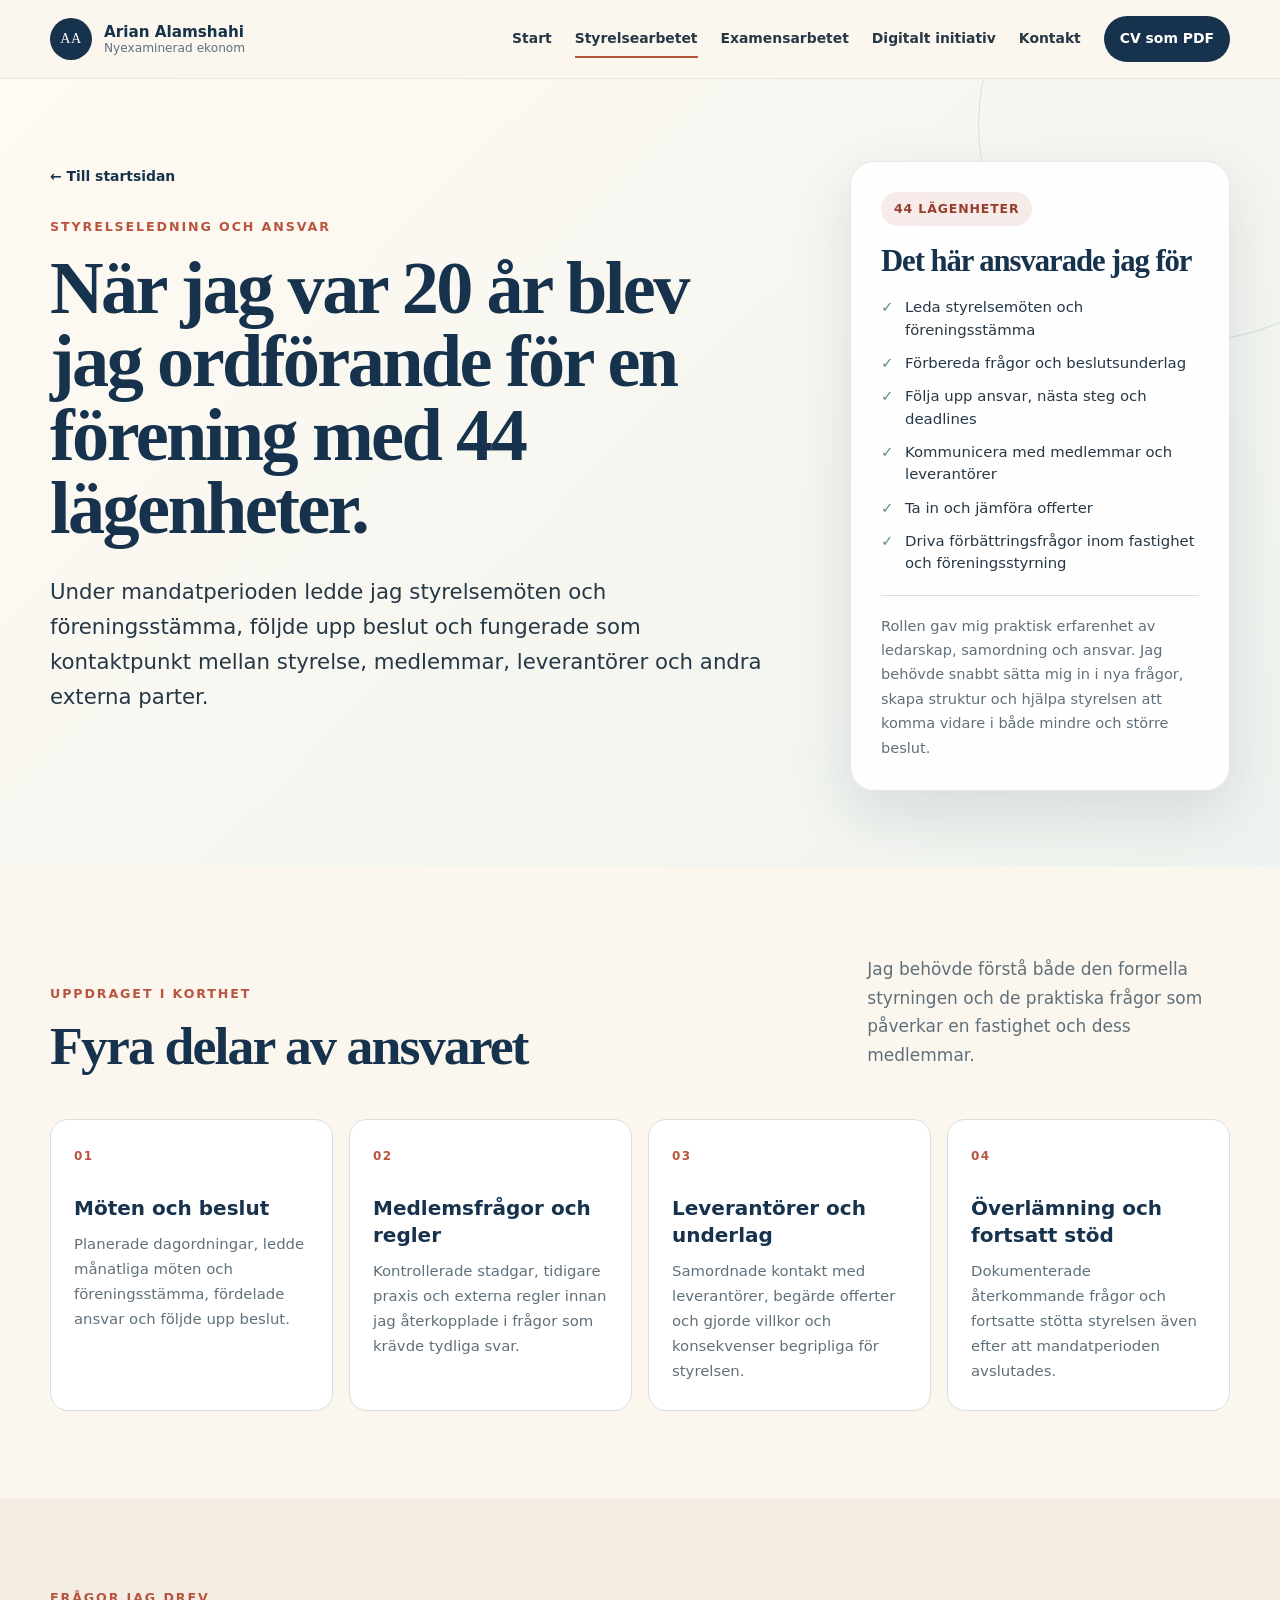
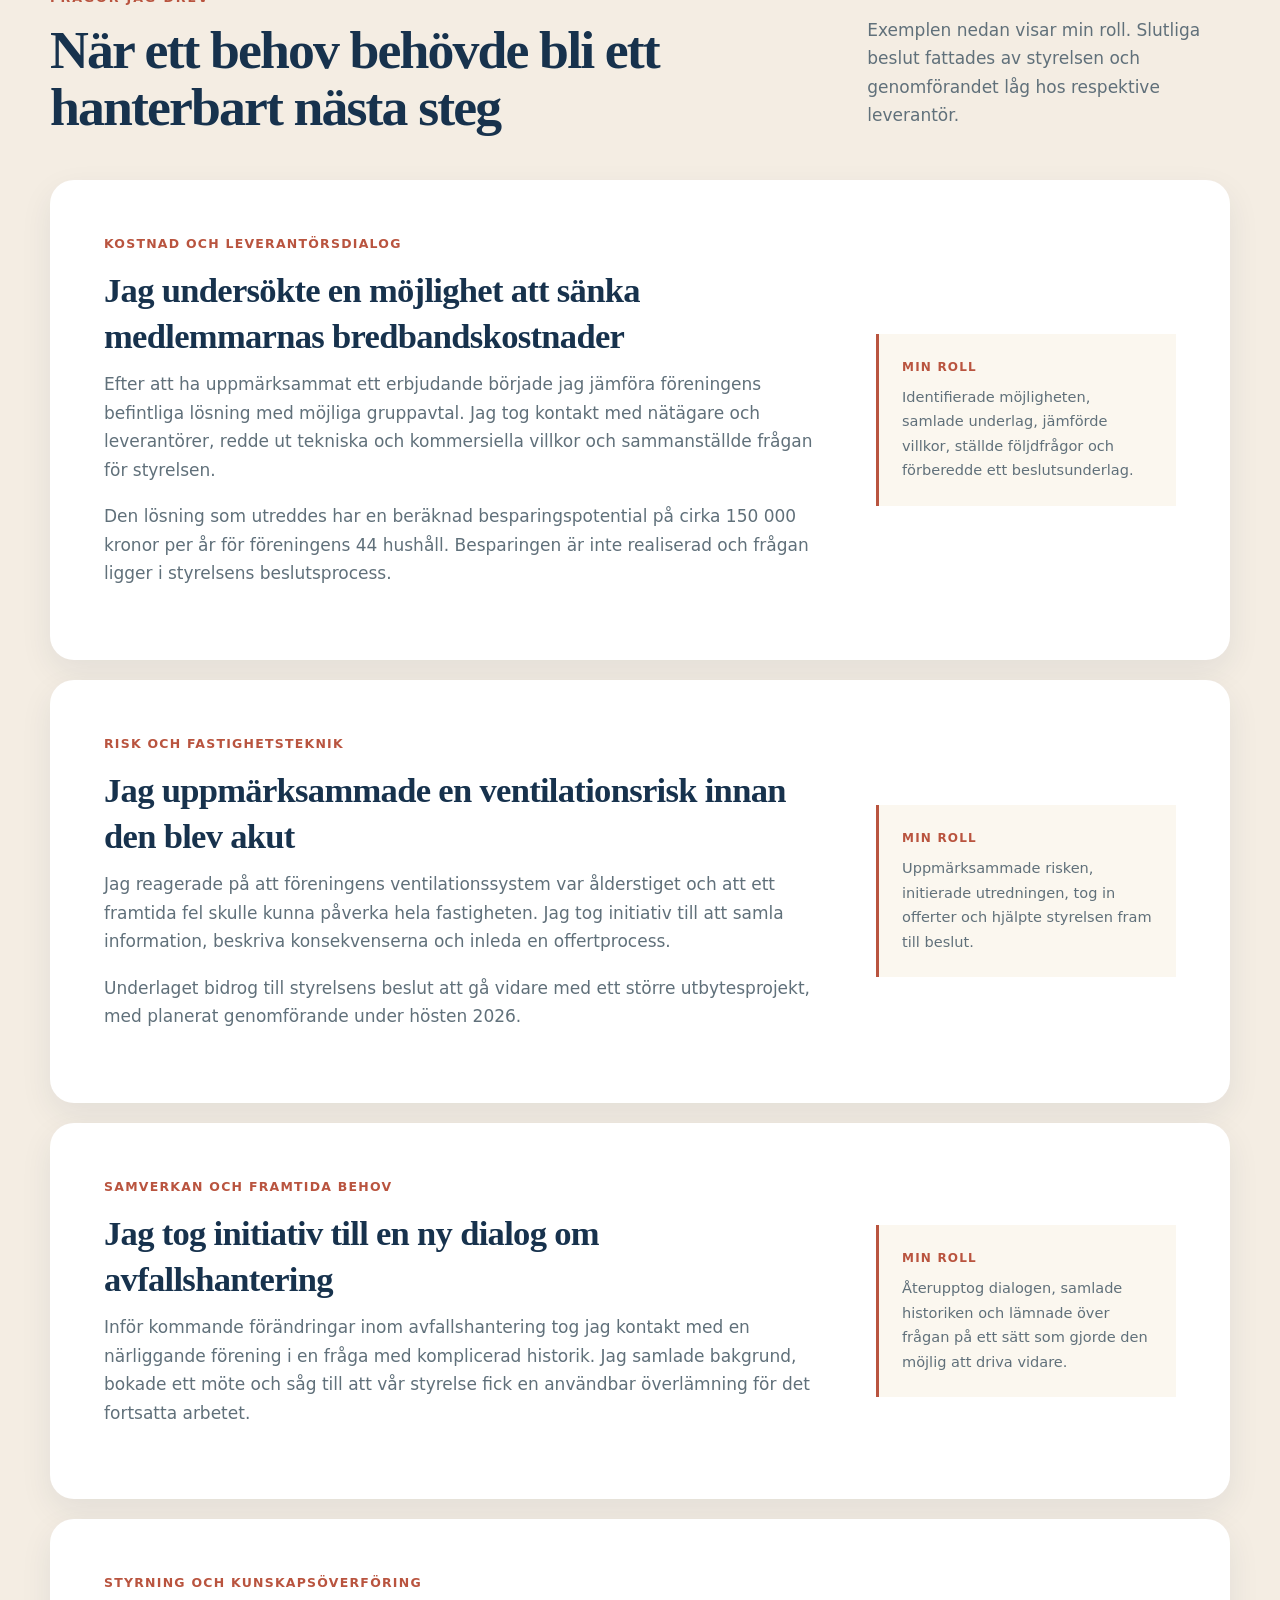
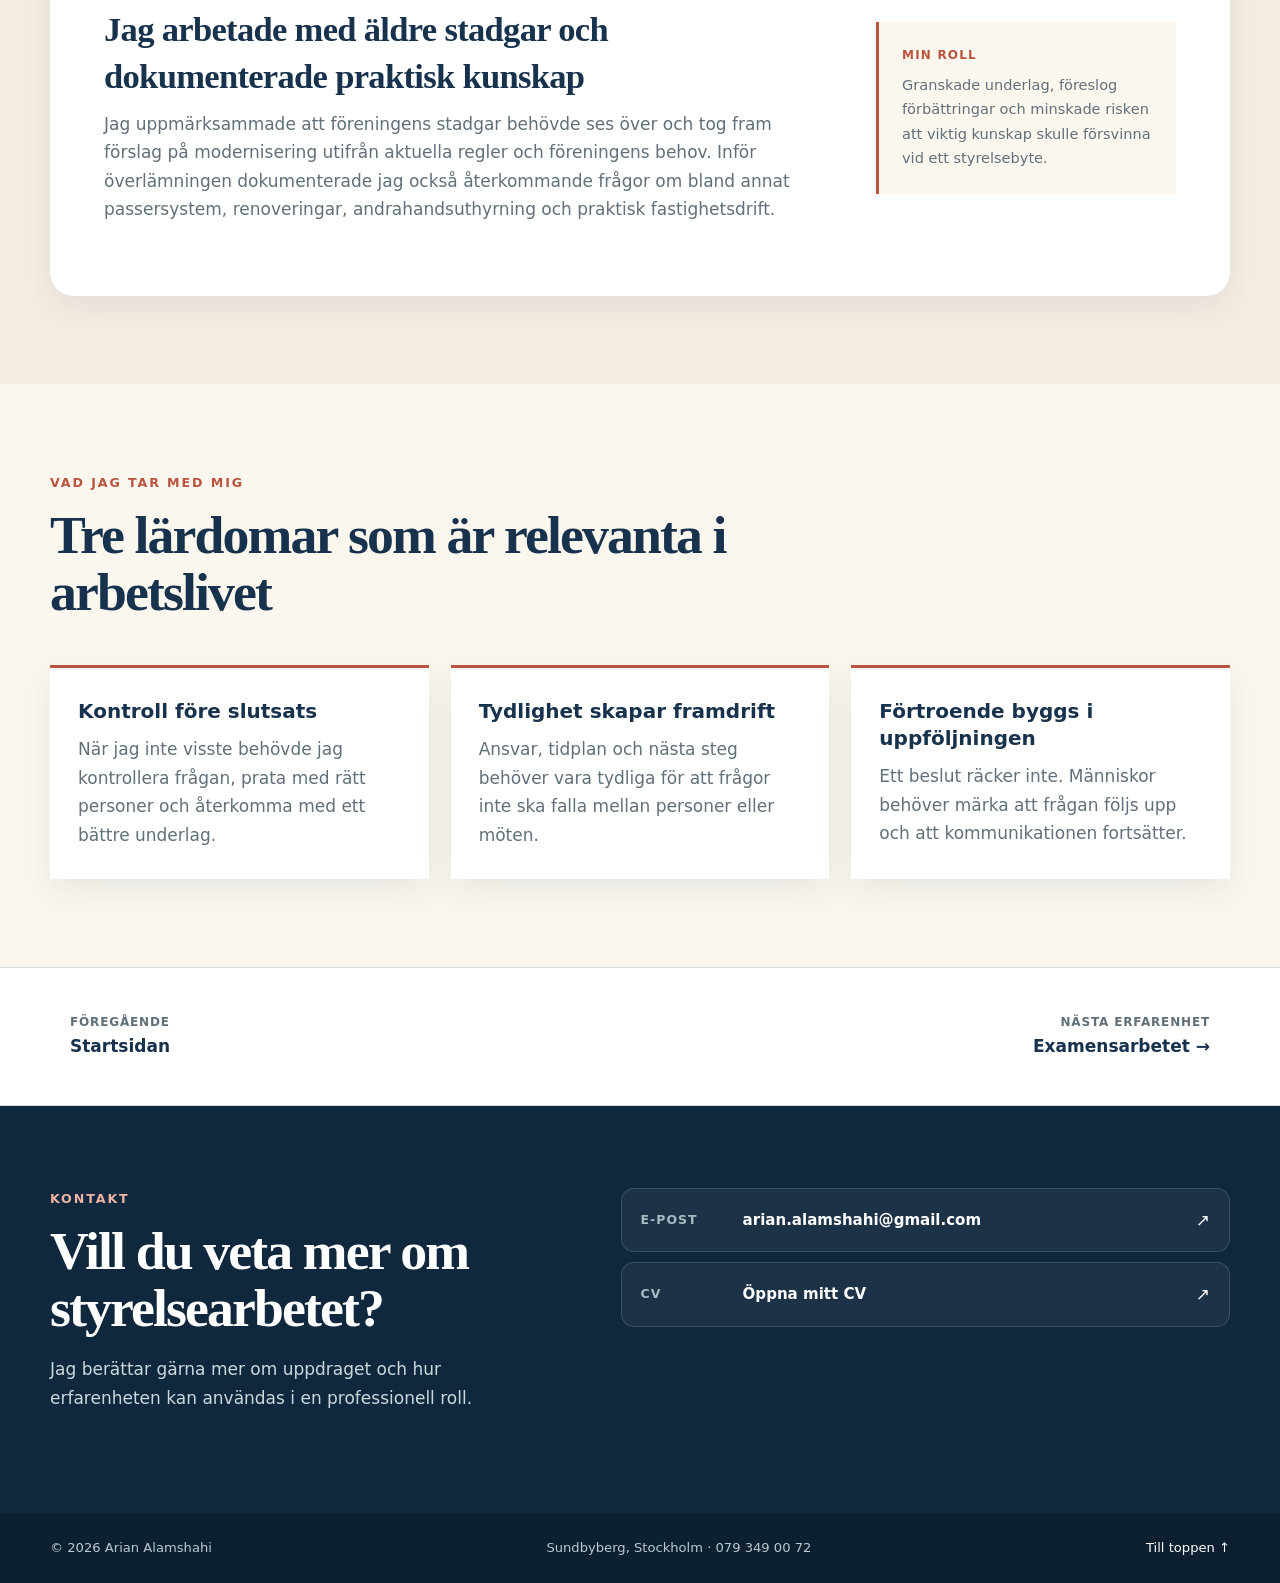
<file: styrelsearbetet.html>
<!doctype html>
<html lang="sv">
<head>
  <meta charset="utf-8">
  <meta name="viewport" content="width=device-width, initial-scale=1">
  <meta name="theme-color" content="#17324d">

  <meta
    name="description"
    content="Arian Alamshahis erfarenhet som styrelseordförande för en bostadsrättsförening med 44 lägenheter."
  >

  <link
    rel="canonical"
    href="https://arianalamshahi.github.io/arianacv/styrelsearbetet.html"
  >

  <meta
    property="og:title"
    content="Styrelsearbetet | Arian Alamshahi"
  >
  <meta
    property="og:description"
    content="Möten, beslut, leverantörer och uppföljning i ett styrelseuppdrag med stort ansvar."
  >
  <meta property="og:type" content="article">
  <meta property="og:locale" content="sv_SE">
  <meta
    property="og:url"
    content="https://arianalamshahi.github.io/arianacv/styrelsearbetet.html"
  >
  <meta
    property="og:image"
    content="https://arianalamshahi.github.io/arianacv/assets/og-styrelse.png"
  >

  <meta name="twitter:card" content="summary_large_image">

  <title>Styrelsearbetet | Arian Alamshahi</title>

  <link
    rel="icon"
    href="./assets/favicon.svg"
    type="image/svg+xml"
  >

  <link rel="stylesheet" href="./styles.css">

  <script>
    document.documentElement.classList.add("js");
  </script>
</head>

<body data-page="styrelse">
  <a class="skip-link" href="#main">Hoppa till innehållet</a>

  <header class="site-header" id="top">
    <div class="shell header-inner">
      <a
        class="brand"
        href="./index.html"
        aria-label="Arian Alamshahis startsida"
      >
        <span class="brand-mark" aria-hidden="true">AA</span>

        <span class="brand-copy">
          <strong>Arian Alamshahi</strong>
          <small>Nyexaminerad ekonom</small>
        </span>
      </a>

      <button
        class="menu-button"
        id="menuButton"
        aria-expanded="false"
        aria-controls="mainNav"
      >
        <span></span>
        <span></span>
        <span></span>
        <span class="sr-only">Öppna meny</span>
      </button>

      <nav
        class="main-nav"
        id="mainNav"
        aria-label="Huvudmeny"
      >
        <a data-nav="start" href="./index.html">
          Start
        </a>

        <a data-nav="styrelse" href="./styrelsearbetet.html">
          Styrelsearbetet
        </a>

        <a data-nav="uppsats" href="./examensarbetet.html">
          Examensarbetet
        </a>

        <a data-nav="digitalt" href="./digitalt-initiativ.html">
          Digitalt initiativ
        </a>

        <a href="#kontakt">
          Kontakt
        </a>

        <a
          class="nav-cta"
          href="./Arian_Alamshahi_CV.pdf"
          target="_blank"
          rel="noopener"
        >
          CV som PDF
        </a>
      </nav>
    </div>
  </header>

  <main id="main">
    <section class="subpage-hero leadership-hero">
      <div class="shell subpage-grid">
        <div class="reveal">
          <a class="back-link" href="./index.html">
            ← Till startsidan
          </a>

          <p class="kicker">
            Styrelseledning och ansvar
          </p>

          <h1>
            När jag var 20 år blev jag ordförande för en förening med 44 lägenheter.
          </h1>

          <p class="hero-lead">
            Under mandatperioden ledde jag styrelsemöten och
            föreningsstämma, följde upp beslut och fungerade som
            kontaktpunkt mellan styrelse, medlemmar, leverantörer och
            andra externa parter.
          </p>
        </div>

        <aside
          class="subpage-summary reveal"
          aria-label="Sammanfattning av styrelseuppdraget"
        >
          <span class="summary-pill">
            44 lägenheter
          </span>

          <h2>
            Det här ansvarade jag för
          </h2>

          <ul class="summary-list">
            <li>
              Leda styrelsemöten och föreningsstämma
            </li>

            <li>
              Förbereda frågor och beslutsunderlag
            </li>

            <li>
              Följa upp ansvar, nästa steg och deadlines
            </li>

            <li>
              Kommunicera med medlemmar och leverantörer
            </li>

            <li>
              Ta in och jämföra offerter
            </li>

            <li>
              Driva förbättringsfrågor inom fastighet och föreningsstyrning
            </li>
          </ul>

          <p>
            Rollen gav mig praktisk erfarenhet av ledarskap, samordning
            och ansvar. Jag behövde snabbt sätta mig in i nya frågor,
            skapa struktur och hjälpa styrelsen att komma vidare i både
            mindre och större beslut.
          </p>
        </aside>
      </div>
    </section>

    <section
      class="section"
      aria-labelledby="responsibility-heading"
    >
      <div class="shell">
        <div class="section-heading reveal">
          <div>
            <p class="kicker">
              Uppdraget i korthet
            </p>

            <h2 id="responsibility-heading">
              Fyra delar av ansvaret
            </h2>
          </div>

          <p>
            Jag behövde förstå både den formella styrningen och de
            praktiska frågor som påverkar en fastighet och dess
            medlemmar.
          </p>
        </div>

        <div class="responsibility-grid">
          <article class="responsibility reveal">
            <span>01</span>

            <h3>
              Möten och beslut
            </h3>

            <p>
              Planerade dagordningar, ledde månatliga möten och
              föreningsstämma, fördelade ansvar och följde upp beslut.
            </p>
          </article>

          <article class="responsibility reveal">
            <span>02</span>

            <h3>
              Medlemsfrågor och regler
            </h3>

            <p>
              Kontrollerade stadgar, tidigare praxis och externa regler
              innan jag återkopplade i frågor som krävde tydliga svar.
            </p>
          </article>

          <article class="responsibility reveal">
            <span>03</span>

            <h3>
              Leverantörer och underlag
            </h3>

            <p>
              Samordnade kontakt med leverantörer, begärde offerter och
              gjorde villkor och konsekvenser begripliga för styrelsen.
            </p>
          </article>

          <article class="responsibility reveal">
            <span>04</span>

            <h3>
              Överlämning och fortsatt stöd
            </h3>

            <p>
              Dokumenterade återkommande frågor och fortsatte stötta
              styrelsen även efter att mandatperioden avslutades.
            </p>
          </article>
        </div>
      </div>
    </section>

    <section
      class="section warm-section"
      aria-labelledby="initiatives-heading"
    >
      <div class="shell">
        <div class="section-heading reveal">
          <div>
            <p class="kicker">
              Frågor jag drev
            </p>

            <h2 id="initiatives-heading">
              När ett behov behövde bli ett hanterbart nästa steg
            </h2>
          </div>

          <p>
            Exemplen nedan visar min roll. Slutliga beslut fattades av
            styrelsen och genomförandet låg hos respektive leverantör.
          </p>
        </div>

        <div class="detail-stack">
          <article class="detail-card reveal">
            <div class="detail-copy">
              <p class="story-label">
                Kostnad och leverantörsdialog
              </p>

              <h3>
                Jag undersökte en möjlighet att sänka medlemmarnas bredbandskostnader
              </h3>

              <p>
                Efter att ha uppmärksammat ett erbjudande började jag
                jämföra föreningens befintliga lösning med möjliga
                gruppavtal. Jag tog kontakt med nätägare och
                leverantörer, redde ut tekniska och kommersiella villkor
                och sammanställde frågan för styrelsen.
              </p>

              <p>
                Den lösning som utreddes har en beräknad
                besparingspotential på cirka 150 000 kronor per år för
                föreningens 44 hushåll. Besparingen är inte realiserad
                och frågan ligger i styrelsens beslutsprocess.
              </p>
            </div>

            <aside class="role-box">
              <span>Min roll</span>

              <p>
                Identifierade möjligheten, samlade underlag, jämförde
                villkor, ställde följdfrågor och förberedde ett
                beslutsunderlag.
              </p>
            </aside>
          </article>

          <article class="detail-card reveal">
            <div class="detail-copy">
              <p class="story-label">
                Risk och fastighetsteknik
              </p>

              <h3>
                Jag uppmärksammade en ventilationsrisk innan den blev akut
              </h3>

              <p>
                Jag reagerade på att föreningens ventilationssystem var
                ålderstiget och att ett framtida fel skulle kunna påverka
                hela fastigheten. Jag tog initiativ till att samla
                information, beskriva konsekvenserna och inleda en
                offertprocess.
              </p>

              <p>
                Underlaget bidrog till styrelsens beslut att gå vidare
                med ett större utbytesprojekt, med planerat genomförande
                under hösten 2026.
              </p>
            </div>

            <aside class="role-box">
              <span>Min roll</span>

              <p>
                Uppmärksammade risken, initierade utredningen, tog in
                offerter och hjälpte styrelsen fram till beslut.
              </p>
            </aside>
          </article>

          <article class="detail-card reveal">
            <div class="detail-copy">
              <p class="story-label">
                Samverkan och framtida behov
              </p>

              <h3>
                Jag tog initiativ till en ny dialog om avfallshantering
              </h3>

              <p>
                Inför kommande förändringar inom avfallshantering tog
                jag kontakt med en närliggande förening i en fråga med
                komplicerad historik. Jag samlade bakgrund, bokade ett
                möte och såg till att vår styrelse fick en användbar
                överlämning för det fortsatta arbetet.
              </p>
            </div>

            <aside class="role-box">
              <span>Min roll</span>

              <p>
                Återupptog dialogen, samlade historiken och lämnade över
                frågan på ett sätt som gjorde den möjlig att driva
                vidare.
              </p>
            </aside>
          </article>

          <article class="detail-card reveal">
            <div class="detail-copy">
              <p class="story-label">
                Styrning och kunskapsöverföring
              </p>

              <h3>
                Jag arbetade med äldre stadgar och dokumenterade praktisk kunskap
              </h3>

              <p>
                Jag uppmärksammade att föreningens stadgar behövde ses
                över och tog fram förslag på modernisering utifrån
                aktuella regler och föreningens behov. Inför
                överlämningen dokumenterade jag också återkommande
                frågor om bland annat passersystem, renoveringar,
                andrahandsuthyrning och praktisk fastighetsdrift.
              </p>
            </div>

            <aside class="role-box">
              <span>Min roll</span>

              <p>
                Granskade underlag, föreslog förbättringar och minskade
                risken att viktig kunskap skulle försvinna vid ett
                styrelsebyte.
              </p>
            </aside>
          </article>
        </div>
      </div>
    </section>

    <section
      class="section"
      aria-labelledby="lessons-heading"
    >
      <div class="shell">
        <div class="section-heading reveal">
          <div>
            <p class="kicker">
              Vad jag tar med mig
            </p>

            <h2 id="lessons-heading">
              Tre lärdomar som är relevanta i arbetslivet
            </h2>
          </div>
        </div>

        <div class="principle-grid">
          <article class="principle reveal">
            <h3>
              Kontroll före slutsats
            </h3>

            <p>
              När jag inte visste behövde jag kontrollera frågan, prata
              med rätt personer och återkomma med ett bättre underlag.
            </p>
          </article>

          <article class="principle reveal">
            <h3>
              Tydlighet skapar framdrift
            </h3>

            <p>
              Ansvar, tidplan och nästa steg behöver vara tydliga för
              att frågor inte ska falla mellan personer eller möten.
            </p>
          </article>

          <article class="principle reveal">
            <h3>
              Förtroende byggs i uppföljningen
            </h3>

            <p>
              Ett beslut räcker inte. Människor behöver märka att
              frågan följs upp och att kommunikationen fortsätter.
            </p>
          </article>
        </div>
      </div>
    </section>

    <nav
      class="chapter-nav"
      aria-label="Navigering mellan erfarenheter"
    >
      <div class="shell">
        <a href="./index.html">
          <span>Föregående</span>
          <strong>Startsidan</strong>
        </a>

        <a
          class="next"
          href="./examensarbetet.html"
        >
          <span>Nästa erfarenhet</span>
          <strong>Examensarbetet →</strong>
        </a>
      </div>
    </nav>

    <section
      class="contact-section"
      id="kontakt"
    >
      <div class="shell contact-grid">
        <div>
          <p class="kicker light">
            Kontakt
          </p>

          <h2>
            Vill du veta mer om styrelsearbetet?
          </h2>

          <p>
            Jag berättar gärna mer om uppdraget och hur erfarenheten kan
            användas i en professionell roll.
          </p>
        </div>

        <div class="contact-actions">
          <a href="mailto:arian.alamshahi@gmail.com">
            <span>E-post</span>
            <strong>arian.alamshahi@gmail.com</strong>
            <i aria-hidden="true">↗</i>
          </a>

          <a
            href="./Arian_Alamshahi_CV.pdf"
            target="_blank"
            rel="noopener"
          >
            <span>CV</span>
            <strong>Öppna mitt CV</strong>
            <i aria-hidden="true">↗</i>
          </a>
        </div>
      </div>
    </section>
  </main>

  <footer class="site-footer">
    <div class="shell footer-inner">
      <span>
        © <span id="year"></span> Arian Alamshahi
      </span>

      <span>
        Sundbyberg, Stockholm · 079 349 00 72
      </span>

      <a href="#top">
        Till toppen ↑
      </a>
    </div>
  </footer>

  <script src="./script.js"></script>
</body>
</html>
</file>
<file: styles.css>
:root {
  --navy: #17324d;
  --navy-2: #24435d;
  --ink: #263746;
  --muted: #60707a;
  --terracotta: #b9543f;
  --terracotta-dark: #973e2d;
  --cream: #fbf7ef;
  --warm: #f4ede3;
  --sage: #e8efe9;
  --line: #d8dfdf;
  --white: #ffffff;
  --shadow: 0 22px 60px rgba(23, 50, 77, 0.12);
  --shadow-soft: 0 12px 32px rgba(23, 50, 77, 0.08);
  --radius-lg: 30px;
  --radius-md: 20px;
  --radius-sm: 12px;
  --shell: 1180px;
}

* {
  box-sizing: border-box;
}

html {
  scroll-behavior: smooth;
}

body {
  margin: 0;
  color: var(--ink);
  background: var(--cream);
  font-family:
    Inter,
    ui-sans-serif,
    system-ui,
    -apple-system,
    BlinkMacSystemFont,
    "Segoe UI",
    sans-serif;
  font-size: 17px;
  line-height: 1.68;
  -webkit-font-smoothing: antialiased;
}

img {
  display: block;
  max-width: 100%;
}

a {
  color: inherit;
}

button,
input,
textarea,
select {
  font: inherit;
}

::selection {
  background: rgba(185, 84, 63, 0.2);
}

h1,
h2,
h3,
p {
  margin-top: 0;
}

h1,
h2 {
  color: var(--navy);
  font-family: Georgia, "Times New Roman", serif;
  font-weight: 700;
  letter-spacing: -0.035em;
}

h1 {
  margin-bottom: 28px;
  font-size: clamp(3rem, 6.5vw, 6.25rem);
  line-height: 0.99;
}

h2 {
  margin-bottom: 18px;
  font-size: clamp(2.2rem, 4.2vw, 4rem);
  line-height: 1.06;
}

h3 {
  margin-bottom: 10px;
  color: var(--navy);
  font-size: 1.25rem;
  line-height: 1.35;
}

p {
  margin-bottom: 18px;
}

.shell {
  width: min(calc(100% - 40px), var(--shell));
  margin-inline: auto;
}

.sr-only {
  position: absolute;
  width: 1px;
  height: 1px;
  padding: 0;
  margin: -1px;
  overflow: hidden;
  clip: rect(0, 0, 0, 0);
  white-space: nowrap;
  border: 0;
}

.skip-link {
  position: fixed;
  top: 10px;
  left: 10px;
  z-index: 999;
  padding: 10px 14px;
  border-radius: 8px;
  background: var(--navy);
  color: white;
  transform: translateY(-160%);
  transition: transform 0.2s ease;
}

.skip-link:focus {
  transform: translateY(0);
}

.kicker {
  margin-bottom: 14px;
  color: var(--terracotta);
  font-size: 0.79rem;
  font-weight: 800;
  letter-spacing: 0.15em;
  text-transform: uppercase;
}

.kicker.light {
  color: #edb4a4;
}

/* Header */

.site-header {
  position: sticky;
  top: 0;
  z-index: 100;
  background: rgba(251, 247, 239, 0.92);
  border-bottom: 1px solid rgba(23, 50, 77, 0.09);
  backdrop-filter: blur(16px);
}

.header-inner {
  display: flex;
  align-items: center;
  justify-content: space-between;
  min-height: 78px;
  gap: 28px;
}

.brand {
  display: inline-flex;
  align-items: center;
  gap: 12px;
  text-decoration: none;
}

.brand-mark {
  display: grid;
  place-items: center;
  width: 42px;
  height: 42px;
  border-radius: 50%;
  background: var(--navy);
  color: var(--white);
  font-family: Georgia, serif;
  font-size: 0.88rem;
  letter-spacing: 0.04em;
}

.brand-copy {
  display: flex;
  flex-direction: column;
  line-height: 1.2;
}

.brand-copy strong {
  color: var(--navy);
  font-size: 0.95rem;
}

.brand-copy small {
  color: var(--muted);
  font-size: 0.76rem;
}

.main-nav {
  display: flex;
  align-items: center;
  gap: 23px;
}

.main-nav a {
  position: relative;
  color: var(--ink);
  font-size: 0.87rem;
  font-weight: 650;
  text-decoration: none;
}

.main-nav a:not(.nav-cta)::after {
  content: "";
  position: absolute;
  right: 100%;
  bottom: -7px;
  left: 0;
  height: 2px;
  background: var(--terracotta);
  transition: right 0.2s ease;
}

.main-nav a:hover::after,
.main-nav a[aria-current="page"]::after {
  right: 0;
}

.nav-cta {
  padding: 11px 16px;
  border-radius: 999px;
  background: var(--navy);
  color: white !important;
  transition:
    transform 0.2s ease,
    background 0.2s ease;
}

.nav-cta:hover {
  background: var(--navy-2);
  transform: translateY(-1px);
}

.menu-button {
  display: none;
  width: 46px;
  height: 46px;
  padding: 11px;
  border: 0;
  border-radius: 50%;
  background: var(--navy);
  cursor: pointer;
}

.menu-button > span:not(.sr-only) {
  display: block;
  height: 2px;
  margin: 5px 0;
  border-radius: 2px;
  background: white;
  transition:
    transform 0.2s ease,
    opacity 0.2s ease;
}

.menu-button[aria-expanded="true"] > span:nth-child(1) {
  transform: translateY(7px) rotate(45deg);
}

.menu-button[aria-expanded="true"] > span:nth-child(2) {
  opacity: 0;
}

.menu-button[aria-expanded="true"] > span:nth-child(3) {
  transform: translateY(-7px) rotate(-45deg);
}

/* Startsida */

.hero {
  position: relative;
  overflow: hidden;
  padding: 92px 0 78px;
  background:
    radial-gradient(
      circle at 82% 18%,
      rgba(232, 239, 233, 0.95),
      transparent 34%
    ),
    linear-gradient(
      180deg,
      #fffdf8 0%,
      var(--cream) 100%
    );
}

.hero::before {
  content: "";
  position: absolute;
  top: 80px;
  left: -240px;
  width: 430px;
  height: 430px;
  border: 1px solid rgba(185, 84, 63, 0.18);
  border-radius: 50%;
}

.hero-grid {
  display: grid;
  grid-template-columns:
    minmax(0, 1.2fr)
    minmax(280px, 340px);
  align-items: center;
  gap: 64px;
}

.hero-copy {
  max-width: 760px;
}

.hero-copy h1 {
  max-width: 780px;
}

.hero-lead {
  max-width: 760px;
  color: var(--ink);
  font-size: clamp(1.12rem, 1.8vw, 1.33rem);
  line-height: 1.65;
}

.hero-support {
  max-width: 690px;
  color: var(--muted);
}

.hero-actions {
  display: flex;
  flex-wrap: wrap;
  gap: 12px;
  margin-top: 28px;
}

.button {
  display: inline-flex;
  align-items: center;
  justify-content: center;
  min-height: 50px;
  padding: 0 21px;
  border: 1px solid transparent;
  border-radius: 999px;
  font-size: 0.93rem;
  font-weight: 750;
  text-decoration: none;
  transition:
    transform 0.2s ease,
    box-shadow 0.2s ease,
    background 0.2s ease;
}

.button:hover {
  transform: translateY(-2px);
}

.button.primary {
  background: var(--navy);
  color: white;
  box-shadow: 0 10px 25px rgba(23, 50, 77, 0.18);
}

.button.primary:hover {
  background: var(--navy-2);
}

.button.secondary {
  border-color: rgba(23, 50, 77, 0.24);
  background: rgba(255, 255, 255, 0.58);
  color: var(--navy);
}

.button.secondary:hover {
  background: white;
  box-shadow: var(--shadow-soft);
}

/* Profilbild på startsidan */

.portrait-panel {
  position: relative;
  justify-self: end;
  width: 100%;
  max-width: 340px;
}

.portrait-frame {
  width: 100%;
  aspect-ratio: 4 / 5;
  overflow: hidden;
  border-radius: 150px 150px 24px 24px;
  background: var(--sage);
  box-shadow: var(--shadow);
}

.portrait-frame img {
  width: 100%;
  height: 100%;
  object-fit: cover;
  object-position: center 18%;
}

.portrait-caption {
  position: relative;
  width: calc(100% - 24px);
  margin: -38px auto 0;
  padding: 15px 17px;
  border: 1px solid rgba(23, 50, 77, 0.12);
  border-radius: 15px;
  background: rgba(255, 255, 255, 0.96);
  box-shadow: var(--shadow-soft);
}

.portrait-caption span {
  display: block;
  margin-bottom: 5px;
  color: var(--terracotta);
  font-size: 0.76rem;
  font-weight: 800;
  letter-spacing: 0.08em;
  text-transform: uppercase;
}

.portrait-caption strong {
  display: block;
  color: var(--navy);
  font-size: 0.93rem;
  line-height: 1.45;
}

/* Generella sektioner */

.section {
  padding: 88px 0;
}

.compact-section {
  padding-top: 68px;
  padding-bottom: 74px;
}

.warm-section {
  background: var(--warm);
}

.section-heading {
  display: grid;
  grid-template-columns: 1.35fr 0.65fr;
  align-items: end;
  gap: 64px;
  margin-bottom: 44px;
}

.section-heading h2 {
  max-width: 820px;
  margin-bottom: 0;
}

.section-heading > p {
  max-width: 420px;
  margin-bottom: 6px;
  color: var(--muted);
}

/* Snabböversikt */

.evidence-list {
  border-top: 1px solid var(--line);
}

.evidence-item {
  display: grid;
  grid-template-columns: 62px 1fr;
  gap: 24px;
  padding: 26px 0;
  border-bottom: 1px solid var(--line);
}

.evidence-item > span {
  color: var(--terracotta);
  font-size: 0.82rem;
  font-weight: 800;
  letter-spacing: 0.12em;
}

.evidence-item h3 {
  margin-bottom: 5px;
}

.evidence-item p {
  max-width: 850px;
  margin-bottom: 0;
  color: var(--muted);
}

/* Erfarenhetskort */

.story-stack {
  display: grid;
  gap: 26px;
}

.story-card {
  display: grid;
  grid-template-columns: 1.15fr 0.85fr;
  min-height: 410px;
  overflow: hidden;
  border: 1px solid rgba(23, 50, 77, 0.1);
  border-radius: var(--radius-lg);
  background: white;
  box-shadow: var(--shadow-soft);
}

.story-card.reverse .story-copy {
  order: 2;
}

.story-card.reverse .story-media {
  order: 1;
}

.story-copy {
  display: flex;
  flex-direction: column;
  justify-content: center;
  padding: clamp(34px, 5vw, 62px);
}

.story-label {
  margin-bottom: 12px;
  color: var(--terracotta);
  font-size: 0.78rem;
  font-weight: 800;
  letter-spacing: 0.1em;
  text-transform: uppercase;
}

.story-copy h3 {
  max-width: 640px;
  font-family: Georgia, serif;
  font-size: clamp(1.75rem, 3vw, 2.75rem);
  line-height: 1.13;
  letter-spacing: -0.025em;
}

.story-copy p:not(.story-label) {
  max-width: 680px;
  color: var(--muted);
}

.arrow-link {
  display: inline-flex;
  align-items: center;
  width: fit-content;
  gap: 9px;
  margin-top: 8px;
  color: var(--navy);
  font-weight: 800;
  text-decoration: none;
}

.arrow-link span {
  transition: transform 0.2s ease;
}

.arrow-link:hover span {
  transform: translateX(5px);
}

.story-media {
  position: relative;
  display: grid;
  place-items: center;
  min-height: 100%;
  overflow: hidden;
  background: var(--sage);
}

.building-media img {
  width: 100%;
  height: 100%;
  object-fit: cover;
}

.logo-media {
  padding: 48px;
  background: #fff7dc;
}

.logo-media img {
  width: min(100%, 330px);
}

.media-stat {
  position: absolute;
  right: 26px;
  bottom: 26px;
  min-width: 132px;
  padding: 18px;
  border-radius: 18px;
  background: var(--navy);
  color: white;
  box-shadow: var(--shadow-soft);
}

.media-stat.light {
  background: white;
  color: var(--navy);
}

.media-stat strong {
  display: block;
  font-family: Georgia, serif;
  font-size: 2.2rem;
  line-height: 1;
}

.media-stat span {
  display: block;
  margin-top: 5px;
  font-size: 0.74rem;
  font-weight: 750;
  letter-spacing: 0.06em;
  text-transform: uppercase;
}

/* Digital portalillustration */

.portal-media {
  padding: 42px;
  background: var(--navy);
  color: white;
}

.portal-media > p {
  margin: 18px 0 0;
  color: #d5e0e4;
  font-size: 0.78rem;
  font-weight: 700;
  letter-spacing: 0.08em;
  text-transform: uppercase;
}

.portal-window {
  width: min(100%, 430px);
  overflow: hidden;
  border-radius: 18px;
  background: #eef2f2;
  box-shadow: 0 30px 70px rgba(0, 0, 0, 0.25);
}

.portal-window.large {
  width: 100%;
}

.portal-top {
  display: flex;
  gap: 7px;
  padding: 14px 17px;
  background: #dce5e6;
}

.portal-top i {
  width: 8px;
  height: 8px;
  border-radius: 50%;
  background: #98a8ad;
}

.portal-top i:first-child {
  background: var(--terracotta);
}

.portal-layout {
  display: grid;
  grid-template-columns: 26% 74%;
  min-height: 255px;
}

.portal-window.large .portal-layout {
  min-height: 360px;
}

.portal-nav {
  display: flex;
  flex-direction: column;
  gap: 19px;
  padding: 22px;
  background: var(--navy-2);
}

.portal-nav b {
  color: white;
}

.portal-nav span {
  width: 70%;
  height: 8px;
  border-radius: 99px;
  background: rgba(255, 255, 255, 0.22);
}

.portal-content {
  padding: 24px;
  background: #f5f7f7;
}

.portal-content > strong {
  display: block;
  width: 48%;
  height: 14px;
  margin-bottom: 22px;
  border-radius: 99px;
  background: var(--navy);
}

.portal-kpis {
  display: grid;
  grid-template-columns: repeat(3, 1fr);
  gap: 8px;
  margin-bottom: 18px;
}

.portal-kpis i {
  height: 50px;
  border-radius: 9px;
  background: white;
  box-shadow: 0 4px 12px rgba(23, 50, 77, 0.06);
}

.portal-lines {
  display: grid;
  gap: 9px;
  padding: 16px;
  border-radius: 10px;
  background: white;
}

.portal-lines span {
  display: block;
  height: 9px;
  border-radius: 99px;
  background: #d9e1e2;
}

.portal-lines span:nth-child(2) {
  width: 78%;
}

.portal-lines span:nth-child(3) {
  width: 91%;
}

.portal-lines span:nth-child(4) {
  width: 65%;
}

/* Principer och lärdomar */

.principle-grid {
  display: grid;
  grid-template-columns: repeat(3, 1fr);
  gap: 22px;
}

.principle {
  padding: 30px 28px;
  border-top: 3px solid var(--terracotta);
  background: white;
  box-shadow: var(--shadow-soft);
}

.principle p {
  margin-bottom: 0;
  color: var(--muted);
}

/* Nästa roll */

.next-role-section {
  background: var(--navy);
  color: white;
}

.next-role-grid {
  display: grid;
  grid-template-columns: 1.1fr 0.9fr;
  align-items: center;
  gap: 72px;
}

.next-role-copy h2 {
  color: white;
}

.next-role-copy p {
  max-width: 680px;
  color: #d2dde1;
}

.role-list {
  display: grid;
  gap: 13px;
}

.role-list article {
  padding: 21px 23px;
  border: 1px solid rgba(255, 255, 255, 0.16);
  border-radius: 14px;
  background: rgba(255, 255, 255, 0.06);
}

.role-list h3 {
  margin-bottom: 3px;
  color: white;
}

.role-list p {
  margin-bottom: 0;
  color: #cfdbdf;
  font-size: 0.94rem;
}

/* Kontakt */

.contact-section {
  padding: 82px 0;
  background: #10283d;
  color: white;
}

.contact-grid {
  display: grid;
  grid-template-columns: 0.9fr 1.1fr;
  align-items: start;
  gap: 72px;
}

.contact-grid h2 {
  color: white;
}

.contact-grid > div:first-child p:last-child {
  max-width: 560px;
  color: #cbd8dc;
}

.contact-actions {
  display: grid;
  gap: 10px;
}

.contact-actions a {
  display: grid;
  grid-template-columns: 88px 1fr auto;
  align-items: center;
  gap: 14px;
  padding: 17px 19px;
  border: 1px solid rgba(255, 255, 255, 0.14);
  border-radius: 13px;
  background: rgba(255, 255, 255, 0.05);
  text-decoration: none;
  transition:
    background 0.2s ease,
    transform 0.2s ease;
}

.contact-actions a:hover {
  background: rgba(255, 255, 255, 0.1);
  transform: translateX(3px);
}

.contact-actions span {
  color: #a8bbc2;
  font-size: 0.78rem;
  font-weight: 750;
  letter-spacing: 0.08em;
  text-transform: uppercase;
}

.contact-actions strong {
  overflow-wrap: anywhere;
  font-size: 0.94rem;
}

.contact-actions i {
  font-style: normal;
}

/* Footer */

.site-footer {
  padding: 24px 0;
  border-top: 1px solid rgba(255, 255, 255, 0.05);
  background: #0c2031;
  color: #b9c9cf;
}

.footer-inner {
  display: flex;
  align-items: center;
  justify-content: space-between;
  gap: 24px;
  font-size: 0.82rem;
}

.footer-inner a {
  color: white;
  text-decoration: none;
}

/* Undersidor */

.subpage-hero {
  position: relative;
  overflow: hidden;
  padding: 82px 0 76px;
  background: linear-gradient(
    135deg,
    #fffaf2,
    #eef3ef
  );
}

.subpage-hero::after {
  content: "";
  position: absolute;
  top: -170px;
  right: -130px;
  width: 430px;
  height: 430px;
  border: 1px solid rgba(23, 50, 77, 0.12);
  border-radius: 50%;
}

.subpage-grid {
  display: grid;
  grid-template-columns: 1.15fr 0.65fr;
  align-items: center;
  gap: 72px;
}

.subpage-grid h1 {
  max-width: 880px;
  font-size: clamp(3rem, 5.8vw, 5.3rem);
}

.back-link {
  display: inline-flex;
  margin-bottom: 28px;
  color: var(--navy);
  font-size: 0.87rem;
  font-weight: 750;
  text-decoration: none;
}

/* Vanliga faktarutor på undersidor */

.subpage-aside {
  position: relative;
  z-index: 1;
  padding: 28px;
  border: 1px solid rgba(23, 50, 77, 0.12);
  border-radius: 24px;
  background: rgba(255, 255, 255, 0.84);
  box-shadow: var(--shadow);
}

.subpage-aside > img {
  width: 100%;
  margin-bottom: 20px;
  aspect-ratio: 1;
  border-radius: 16px;
  object-fit: cover;
}

.subpage-aside.logo-aside > img {
  padding: 20px;
  aspect-ratio: auto;
  background: #fff8db;
  object-fit: contain;
}

.aside-number {
  display: block;
  color: var(--terracotta);
  font-family: Georgia, serif;
  font-size: 4rem;
  line-height: 0.9;
}

.subpage-aside strong {
  display: block;
  margin-top: 8px;
  color: var(--navy);
  font-size: 0.85rem;
  letter-spacing: 0.1em;
  text-transform: uppercase;
}

.subpage-aside p {
  margin: 13px 0 0;
  color: var(--muted);
  font-size: 0.92rem;
}

.aside-metrics {
  display: grid;
  grid-template-columns: 1fr 1fr;
  gap: 10px;
}

.aside-metrics span {
  padding: 14px;
  border-radius: 12px;
  background: var(--cream);
  color: var(--muted);
  font-size: 0.82rem;
}

.aside-metrics strong {
  margin: 0 0 3px;
  color: var(--terracotta);
  font-family: Georgia, serif;
  font-size: 1.8rem;
  letter-spacing: 0;
  text-transform: none;
}

.portal-aside {
  padding: 22px;
  background: var(--navy);
}

/* Ny sammanfattningsruta på styrelsesidan */

.leadership-hero .subpage-grid {
  grid-template-columns:
    minmax(0, 1fr)
    minmax(300px, 380px);
  align-items: start;
}

.subpage-summary {
  position: relative;
  z-index: 1;
  padding: 30px;
  border: 1px solid rgba(23, 50, 77, 0.11);
  border-radius: 24px;
  background: rgba(255, 255, 255, 0.9);
  box-shadow: var(--shadow);
}

.summary-pill {
  display: inline-flex;
  align-items: center;
  min-height: 34px;
  margin-bottom: 18px;
  padding: 0 13px;
  border-radius: 999px;
  background: rgba(185, 84, 63, 0.11);
  color: var(--terracotta-dark);
  font-size: 0.78rem;
  font-weight: 800;
  letter-spacing: 0.07em;
  text-transform: uppercase;
}

.subpage-summary h2 {
  margin-bottom: 18px;
  font-size: clamp(1.65rem, 2.4vw, 2.15rem);
  line-height: 1.12;
}

.summary-list {
  display: grid;
  gap: 11px;
  margin: 0;
  padding: 0;
  list-style: none;
}

.summary-list li {
  position: relative;
  padding-left: 24px;
  color: var(--ink);
  font-size: 0.93rem;
  line-height: 1.5;
}

.summary-list li::before {
  content: "✓";
  position: absolute;
  top: 0;
  left: 0;
  color: #658e77;
  font-weight: 900;
}

.subpage-summary p {
  margin: 20px 0 0;
  padding-top: 18px;
  border-top: 1px solid var(--line);
  color: var(--muted);
  font-size: 0.91rem;
}

/* Artikellayout på undersidor */

.article-grid {
  display: grid;
  grid-template-columns:
    minmax(0, 1fr)
    360px;
  align-items: start;
  gap: 72px;
}

.article-main {
  max-width: 760px;
}

.article-main h2 {
  font-size: clamp(2.1rem, 3.4vw, 3.35rem);
}

.article-main p {
  color: var(--muted);
}

.article-side {
  position: sticky;
  top: 110px;
  padding: 28px;
  border: 1px solid var(--line);
  border-radius: 20px;
  background: white;
  box-shadow: var(--shadow-soft);
}

.check-list {
  display: grid;
  gap: 13px;
  margin: 18px 0 0;
  padding: 0;
  list-style: none;
}

.check-list li {
  position: relative;
  padding-left: 28px;
  color: var(--muted);
  font-size: 0.92rem;
}

.check-list li::before {
  content: "✓";
  position: absolute;
  left: 0;
  color: #658e77;
  font-weight: 900;
}

/* Ansvarsområden */

.responsibility-grid {
  display: grid;
  grid-template-columns: repeat(4, 1fr);
  gap: 16px;
}

.responsibility {
  padding: 26px 23px;
  border: 1px solid var(--line);
  border-radius: 18px;
  background: white;
}

.responsibility > span {
  display: block;
  margin-bottom: 28px;
  color: var(--terracotta);
  font-size: 0.75rem;
  font-weight: 800;
  letter-spacing: 0.12em;
}

.responsibility p {
  margin-bottom: 0;
  color: var(--muted);
  font-size: 0.93rem;
}

/* Detaljerade erfarenheter */

.detail-stack {
  display: grid;
  gap: 20px;
}

.detail-card {
  display: grid;
  grid-template-columns:
    minmax(0, 1fr)
    300px;
  align-items: center;
  gap: 48px;
  padding: clamp(30px, 5vw, 54px);
  border-radius: 24px;
  background: white;
  box-shadow: var(--shadow-soft);
}

.detail-copy h3 {
  max-width: 760px;
  font-family: Georgia, serif;
  font-size: clamp(1.7rem, 2.7vw, 2.5rem);
  letter-spacing: -0.02em;
}

.detail-copy p:not(.story-label) {
  color: var(--muted);
}

.role-box {
  padding: 23px;
  border-left: 3px solid var(--terracotta);
  background: var(--cream);
}

.role-box span {
  display: block;
  margin-bottom: 8px;
  color: var(--terracotta);
  font-size: 0.75rem;
  font-weight: 850;
  letter-spacing: 0.1em;
  text-transform: uppercase;
}

.role-box p {
  margin-bottom: 0;
  color: var(--muted);
  font-size: 0.91rem;
}

/* Processlistor */

.process-list {
  margin: 0;
  padding: 0;
  border-top: 1px solid rgba(23, 50, 77, 0.15);
  list-style: none;
}

.process-step {
  display: grid;
  grid-template-columns: 70px 1fr;
  gap: 28px;
  padding: 28px 0;
  border-bottom: 1px solid rgba(23, 50, 77, 0.15);
}

.process-step > span {
  color: var(--terracotta);
  font-size: 0.8rem;
  font-weight: 850;
  letter-spacing: 0.12em;
}

.process-step h3 {
  margin-bottom: 5px;
}

.process-step p {
  max-width: 850px;
  margin-bottom: 0;
  color: var(--muted);
}

/* Insiktssektion */

.insight-section {
  background: var(--sage);
}

.insight-grid {
  display: grid;
  grid-template-columns: 1fr 0.8fr;
  align-items: start;
  gap: 80px;
}

.insight-copy {
  padding-top: 8px;
}

.insight-copy p {
  color: var(--muted);
  font-size: 1.07rem;
}

/* Navigering mellan undersidor */

.chapter-nav {
  padding: 26px 0;
  border-top: 1px solid var(--line);
  border-bottom: 1px solid var(--line);
  background: white;
}

.chapter-nav .shell {
  display: grid;
  grid-template-columns: 1fr 1fr;
  gap: 18px;
}

.chapter-nav a {
  display: flex;
  flex-direction: column;
  padding: 18px 20px;
  border-radius: 13px;
  text-decoration: none;
  transition: background 0.2s ease;
}

.chapter-nav a:hover {
  background: var(--cream);
}

.chapter-nav a.next {
  text-align: right;
}

.chapter-nav span {
  color: var(--muted);
  font-size: 0.75rem;
  font-weight: 750;
  letter-spacing: 0.07em;
  text-transform: uppercase;
}

.chapter-nav strong {
  color: var(--navy);
}

/* Animationer */

.reveal-ready .reveal {
  opacity: 0;
  transform: translateY(18px);
  transition:
    opacity 0.55s ease,
    transform 0.55s ease;
}

.reveal-ready .reveal.is-visible {
  opacity: 1;
  transform: none;
}

:focus-visible {
  outline: 3px solid rgba(185, 84, 63, 0.45);
  outline-offset: 4px;
}

/* Mindre desktop och surfplatta */

@media (max-width: 1050px) {
  .main-nav {
    gap: 15px;
  }

  .main-nav a {
    font-size: 0.8rem;
  }

  .hero-grid {
    gap: 42px;
  }

  .story-card {
    grid-template-columns: 1fr 0.75fr;
  }

  .responsibility-grid {
    grid-template-columns: repeat(2, 1fr);
  }
}

/* Surfplatta och mobil */

@media (max-width: 860px) {
  body {
    font-size: 16px;
  }

  .menu-button {
    display: block;
  }

  .main-nav {
    position: fixed;
    inset: 78px 0 auto 0;
    display: grid;
    gap: 0;
    padding: 16px 20px 24px;
    border-bottom: 1px solid var(--line);
    background: var(--cream);
    box-shadow: var(--shadow-soft);
    opacity: 0;
    pointer-events: none;
    transform: translateY(-130%);
    transition:
      transform 0.25s ease,
      opacity 0.25s ease;
  }

  .main-nav.is-open {
    opacity: 1;
    pointer-events: auto;
    transform: translateY(0);
  }

  .main-nav a {
    padding: 13px 5px;
    font-size: 0.94rem;
  }

  .main-nav a:not(.nav-cta)::after {
    display: none;
  }

  .nav-cta {
    margin-top: 8px;
    text-align: center;
  }

  .hero,
  .subpage-hero {
    padding-top: 64px;
  }

  .hero-grid,
  .subpage-grid,
  .section-heading,
  .next-role-grid,
  .contact-grid,
  .article-grid,
  .insight-grid {
    grid-template-columns: 1fr;
  }

  .hero-grid,
  .subpage-grid {
    gap: 48px;
  }

  .leadership-hero .subpage-grid {
    grid-template-columns: 1fr;
  }

  .portrait-panel {
    justify-self: start;
    max-width: 330px;
  }

  .section-heading {
    gap: 12px;
  }

  .section-heading > p {
    max-width: 680px;
  }

  .story-card,
  .story-card.reverse {
    grid-template-columns: 1fr;
  }

  .story-card.reverse .story-copy,
  .story-card.reverse .story-media {
    order: initial;
  }

  .story-media {
    min-height: 330px;
  }

  .principle-grid {
    grid-template-columns: 1fr;
  }

  .article-side {
    position: static;
  }

  .detail-card {
    grid-template-columns: 1fr;
    gap: 20px;
  }

  .role-box {
    border-top: 3px solid var(--terracotta);
    border-left: 0;
  }

  .contact-actions {
    max-width: 680px;
  }
}

/* Mindre mobilskärmar */

@media (max-width: 600px) {
  .shell {
    width: min(calc(100% - 28px), var(--shell));
  }

  .site-header .brand-copy small {
    display: none;
  }

  .header-inner {
    min-height: 68px;
  }

  .main-nav {
    inset: 68px 0 auto 0;
  }

  .hero {
    padding: 50px 0 58px;
  }

  .hero::before {
    display: none;
  }

  h1 {
    font-size: clamp(2.65rem, 13vw, 4rem);
  }

  h2 {
    font-size: clamp(2rem, 9.5vw, 3rem);
  }

  .hero-actions {
    display: grid;
  }

  .button {
    width: 100%;
  }

  .portrait-panel {
    max-width: 310px;
    margin-inline: auto;
  }

  .section {
    padding: 66px 0;
  }

  .compact-section {
    padding-top: 54px;
    padding-bottom: 58px;
  }

  .evidence-item {
    grid-template-columns: 42px 1fr;
    gap: 12px;
  }

  .story-card {
    border-radius: 21px;
  }

  .story-copy {
    padding: 30px 24px;
  }

  .story-media {
    min-height: 280px;
  }

  .logo-media {
    padding: 34px;
  }

  .portal-media {
    padding: 28px 20px;
  }

  .portal-layout {
    min-height: 210px;
  }

  .portal-nav {
    padding: 15px;
  }

  .portal-content {
    padding: 16px;
  }

  .responsibility-grid {
    grid-template-columns: 1fr;
  }

  .subpage-aside,
  .subpage-summary {
    padding: 22px;
  }

  .process-step {
    grid-template-columns: 42px 1fr;
    gap: 12px;
  }

  .detail-card {
    padding: 28px 22px;
  }

  .contact-actions a {
    grid-template-columns: 65px 1fr auto;
    gap: 10px;
    padding: 15px;
  }

  .chapter-nav .shell {
    grid-template-columns: 1fr;
  }

  .chapter-nav a.next {
    text-align: left;
  }

  .footer-inner {
    flex-direction: column;
    align-items: flex-start;
    gap: 8px;
  }
}

/* Begränsa animationer för användare som önskar det */

@media (prefers-reduced-motion: reduce) {
  html {
    scroll-behavior: auto;
  }

  *,
  *::before,
  *::after {
    animation-duration: 0.01ms !important;
    animation-iteration-count: 1 !important;
    transition-duration: 0.01ms !important;
  }

  .reveal-ready .reveal {
    opacity: 1;
    transform: none;
  }
}
</file>
